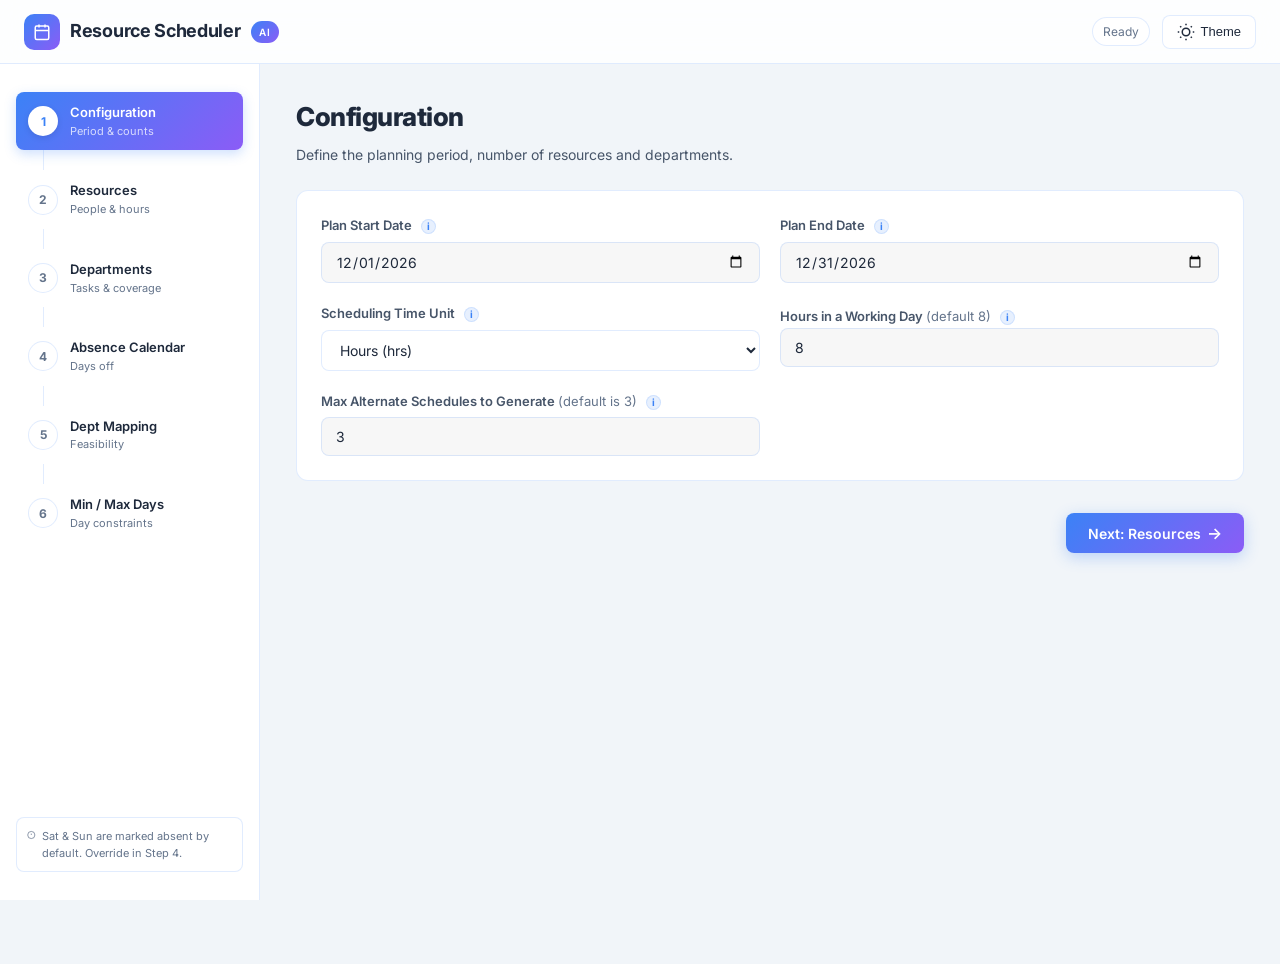
<file: index.html>
<!DOCTYPE html>
<html lang="en">
<head>
  <meta charset="UTF-8" />
  <meta name="viewport" content="width=device-width, initial-scale=1.0" />
  <title>Resource Scheduler</title>
  <meta name="description" content="AI-powered timetable and appointment scheduler for doctors, departments, and resources. Constraint-based scheduling with violation reporting." />
  <link rel="preconnect" href="https://fonts.googleapis.com" />
  <link rel="preconnect" href="https://fonts.gstatic.com" crossorigin />
  <link href="https://fonts.googleapis.com/css2?family=Inter:wght@300;400;500;600;700;800&display=swap" rel="stylesheet" />
  <link rel="stylesheet" href="style.css" />
</head>
<body>

<!-- ═══════════════════════════════ TOP NAV ══════════════════════════════════ -->
<nav class="navbar">
  <div class="navbar-brand">
    <div class="brand-icon">
      <svg viewBox="0 0 24 24" fill="none" stroke="currentColor" stroke-width="2">
        <rect x="3" y="4" width="18" height="18" rx="2"/><line x1="16" y1="2" x2="16" y2="6"/><line x1="8" y1="2" x2="8" y2="6"/><line x1="3" y1="10" x2="21" y2="10"/>
      </svg>
    </div>
    <span class="brand-name">Resource Scheduler</span>
    <span class="brand-badge">AI</span>
  </div>
  <div class="navbar-actions">
    <span class="nav-status" id="nav-status">Ready</span>
    <button class="btn-icon" id="btn-theme-toggle" onclick="App.toggleTheme()" title="Toggle Light/Dark Theme">
      <svg id="theme-icon" viewBox="0 0 24 24" fill="none" stroke="currentColor" stroke-width="2" width="18" height="18">
        <circle cx="12" cy="12" r="5"/><line x1="12" y1="1" x2="12" y2="3"/><line x1="12" y1="21" x2="12" y2="23"/><line x1="4.22" y1="4.22" x2="5.64" y2="5.64"/><line x1="18.36" y1="18.36" x2="19.78" y2="19.78"/><line x1="1" y1="12" x2="3" y2="12"/><line x1="21" y1="12" x2="23" y2="12"/><line x1="4.22" y1="19.78" x2="5.64" y2="18.36"/><line x1="18.36" y1="5.64" x2="19.78" y2="4.22"/>
      </svg>
      Theme
    </button>
    <button class="btn-icon" id="btn-download" style="display:none" onclick="App.downloadExcel()" title="Download Excel">
      <svg viewBox="0 0 24 24" fill="none" stroke="currentColor" stroke-width="2" width="18" height="18">
        <path d="M21 15v4a2 2 0 0 1-2 2H5a2 2 0 0 1-2-2v-4"/><polyline points="7 10 12 15 17 10"/><line x1="12" y1="15" x2="12" y2="3"/>
      </svg>
      Download Excel
    </button>
  </div>
</nav>

<!-- ═══════════════════════════ MAIN LAYOUT ══════════════════════════════════ -->
<div class="app-layout">

  <!-- SIDEBAR -->
  <aside class="sidebar" id="sidebar">
    <div class="sidebar-steps">
      <div class="step-item active" id="si-1" onclick="App.tryGoToStep(1)">
        <div class="step-num">1</div>
        <div class="step-info"><div class="step-label">Configuration</div><div class="step-sub">Period & counts</div></div>
      </div>
      <div class="step-connector"></div>
      <div class="step-item" id="si-2" onclick="App.tryGoToStep(2)">
        <div class="step-num">2</div>
        <div class="step-info"><div class="step-label">Resources</div><div class="step-sub">People & hours</div></div>
      </div>
      <div class="step-connector"></div>
      <div class="step-item" id="si-3" onclick="App.tryGoToStep(3)">
        <div class="step-num">3</div>
        <div class="step-info"><div class="step-label">Departments</div><div class="step-sub">Tasks & coverage</div></div>
      </div>
      <div class="step-connector"></div>
      <div class="step-item" id="si-4" onclick="App.tryGoToStep(4)">
        <div class="step-num">4</div>
        <div class="step-info"><div class="step-label">Absence Calendar</div><div class="step-sub">Days off</div></div>
      </div>
      <div class="step-connector"></div>
      <div class="step-item" id="si-5" onclick="App.tryGoToStep(5)">
        <div class="step-num">5</div>
        <div class="step-info"><div class="step-label">Dept Mapping</div><div class="step-sub">Feasibility</div></div>
      </div>
      <div class="step-connector"></div>
      <div class="step-item" id="si-6" onclick="App.tryGoToStep(6)">
        <div class="step-num">6</div>
        <div class="step-info"><div class="step-label">Min / Max Days</div><div class="step-sub">Day constraints</div></div>
      </div>
    </div>
    <div class="sidebar-footer">
      <div class="sidebar-tip">
        <svg viewBox="0 0 24 24" fill="none" stroke="currentColor" stroke-width="2" width="14" height="14"><circle cx="12" cy="12" r="10"/><line x1="12" y1="8" x2="12" y2="12"/><line x1="12" y1="16" x2="12.01" y2="16"/></svg>
        Sat &amp; Sun are marked absent by default. Override in Step 4.
      </div>
    </div>
  </aside>

  <!-- MAIN CONTENT -->
  <main class="main-content" id="main-content">

    <!-- ─── STEP 1: Config ─────────────────────────────────────────────── -->
    <div class="step-page active" id="page-1">
      <div class="page-header">
        <h1>Configuration</h1>
        <p>Define the planning period, number of resources and departments.</p>
      </div>
      <div class="form-card">
        <div class="form-grid-2">
          <div class="form-group">
            <label for="cfg-start">Plan Start Date <span class="info-btn" data-tip="The start date of the scheduling period. The scheduler will generate assignments starting on this day.">i</span></label>
            <input type="date" id="cfg-start" />
          </div>
          <div class="form-group">
            <label for="cfg-end">Plan End Date <span class="info-btn" data-tip="The end date of the scheduling period. The planner will generate assignments up to and including this day.">i</span></label>
            <input type="date" id="cfg-end" />
          </div>
          <div class="form-group">
            <label for="cfg-time-unit">Scheduling Time Unit <span class="info-btn" data-tip="The time metric used for planning constraints (Hours, Minutes, Days, Sessions, Slots, or Shifts) based on your custom requirements.">i</span></label>
            <select id="cfg-time-unit" onchange="App.onTimeUnitChange()" style="background: rgba(255,255,255,0.05); border: 1px solid var(--border); border-radius: var(--radius-sm); padding: 10px 14px; color: var(--text); font-size: 14px; color-scheme: dark; outline: none; width: 100%;">
              <option value="Hours" selected>Hours (hrs)</option>
              <option value="Minutes">Minutes (mins)</option>
              <option value="Days">Days (days)</option>
              <option value="Sessions">Sessions (sessions)</option>
              <option value="Slots">Slots (slots)</option>
              <option value="Shifts">Shifts (shifts)</option>
            </select>
          </div>
          <div class="form-group" id="cfg-working-day-hours-group" style="display: block;">
            <label for="cfg-working-day-hours">Hours in a Working Day <span class="tip">(default 8)</span> <span class="info-btn" data-tip="The total working hours standard for a full day. Used to automatically calculate daily capacities when Hours or Minutes is selected.">i</span></label>
            <input type="number" id="cfg-working-day-hours" min="1" max="24" value="8" />
          </div>
          <div class="form-group" id="cfg-time-conversion-group" style="display: none;">
            <label id="cfg-time-conversion-label" for="cfg-time-conversion">Hours per Session</label>
            <input type="number" id="cfg-time-conversion" min="0.1" step="0.1" value="2" />
          </div>
          <div class="form-group">
            <label for="cfg-max-alt">Max Alternate Schedules to Generate <span class="tip">(default is 3)</span> <span class="info-btn" data-tip="The maximum number of distinct alternative schedules (alternate options) generated by the AI solver.">i</span></label>
            <input type="number" id="cfg-max-alt" min="0" max="20" value="3" />
          </div>
        </div>
      </div>
      <div class="step-nav">
        <span></span>
        <button class="btn btn-primary" onclick="App.nextStep()">Next: Resources <span class="arrow">→</span></button>
      </div>
    </div>

    <!-- ─── STEP 2: Resources ──────────────────────────────────────────── -->
    <div class="step-page" id="page-2">
      <div class="page-header">
        <h1>Resources</h1>
        <p>Enter names and work-hour constraints for each person.</p>
      </div>
      <div class="form-card overflow-x">
        <table class="data-table" id="resources-table">
          <thead>
            <tr>
              <th>#</th>
              <th>Name <span class="req">*</span> <span class="info-btn" data-tip="The name of the resource (e.g., Dr. Smith, Technician, etc.) to be scheduled.">i</span></th>
              <th id="th-res-minh">Min Work Hours <span class="tip">(period)</span> <span class="info-btn" data-tip="The minimum cumulative work time this resource must be scheduled for across the entire planning period.">i</span></th>
              <th id="th-res-maxh">Max Work Hours <span class="tip">(period)</span> <span class="info-btn" data-tip="The maximum cumulative work time this resource can be scheduled for across the entire planning period.">i</span></th>
              <th id="th-res-daily">Daily Work Hours <span class="info-btn" data-tip="The standard capacity allocation scheduled for this resource on a single assigned day.">i</span></th>
              <th>Min Consecutive Days <span class="info-btn" data-tip="The consecutive scheduling block size. Enforces that any assignment must run in a continuous sequence of at least this many days.">i</span></th>
              <th>Actions</th>
            </tr>
          </thead>
          <tbody id="resources-body"></tbody>
        </table>
        <div style="padding: 12px 16px;">
          <button class="btn btn-ghost btn-sm" id="btn-add-resource" onclick="App.addResourceRow()" style="border: 1px dashed var(--border); width: 100%; border-radius: 6px; padding: 10px;">+ Add Resource</button>
        </div>
      </div>
      <div class="step-nav">
        <button class="btn btn-ghost" onclick="App.prevStep()">← Back</button>
        <button class="btn btn-primary" onclick="App.nextStep()">Next: Departments <span class="arrow">→</span></button>
      </div>
    </div>

    <!-- ─── STEP 3: Departments ────────────────────────────────────────── -->
    <div class="step-page" id="page-3">
      <div class="page-header">
        <h1>Departments</h1>
        <p>Define departments and their required coverage hours.</p>
      </div>
      <div class="form-card overflow-x">
        <table class="data-table" id="depts-table">
          <thead>
            <tr>
              <th>#</th>
              <th>Department Name <span class="req">*</span> <span class="info-btn" data-tip="The name of the department, room, or task (e.g., Cardiology, ICU, Ward) requiring scheduling.">i</span></th>
              <th id="th-dept-minh">Min Total Hours <span class="tip">(period)</span> <span class="info-btn" data-tip="The minimum total coverage time required for this department. Indicates the total number of days/hours for which the department should be functional.">i</span></th>
              <th id="th-dept-maxh">Max Total Hours <span class="tip">(period)</span> <span class="info-btn" data-tip="The maximum total coverage time allowed for this department.">i</span></th>
              <th>Actions</th>
            </tr>
          </thead>
          <tbody id="depts-body"></tbody>
        </table>
        <div style="padding: 12px 16px;">
          <button class="btn btn-ghost btn-sm" id="btn-add-dept" onclick="App.addDeptRow()" style="border: 1px dashed var(--border); width: 100%; border-radius: 6px; padding: 10px;">+ Add Department</button>
        </div>
      </div>
      <div class="step-nav">
        <button class="btn btn-ghost" onclick="App.prevStep()">← Back</button>
        <button class="btn btn-primary" onclick="App.nextStep()">Next: Absence Calendar <span class="arrow">→</span></button>
      </div>
    </div>

    <!-- ─── STEP 4: Absence Calendar ──────────────────────────────────── -->
    <div class="step-page" id="page-4">
      <div class="page-header">
        <h1>Absence Calendar <span class="info-btn" data-tip="Toggle availability for specific resource dates. Red weekend days are pre-marked absent by default. Drag horizontally to toggle a range of dates.">i</span></h1>
        <p>Click any cell to toggle <strong>Absent / Available</strong>. Weekends are pre-marked absent.</p>
        <div class="calendar-legend">
          <span class="leg-item"><span class="leg-dot weekend"></span> Weekend (pre-absent)</span>
          <span class="leg-item"><span class="leg-dot absent"></span> Absent</span>
          <span class="leg-item"><span class="leg-dot available"></span> Available</span>
        </div>
        <div class="bulk-actions" style="display: flex; gap: 8px; flex-wrap: wrap; margin-top: 12px;">
          <button class="btn btn-xs" onclick="App.bulkAbsence('weekends')">Exclude Saturdays &amp; Sundays</button>
          <button class="btn btn-xs" onclick="App.bulkAbsence('saturdays')">Exclude Saturdays</button>
          <button class="btn btn-xs" onclick="App.bulkAbsence('sundays')">Exclude Sundays</button>
          <button class="btn btn-xs btn-ghost" onclick="App.bulkAbsence('allow_saturdays')">Allow Saturdays</button>
          <button class="btn btn-xs btn-ghost" onclick="App.bulkAbsence('allow_sundays')">Allow Sundays</button>
          <button class="btn btn-xs btn-ghost" onclick="App.bulkAbsence('clear')">Clear all</button>
        </div>
      </div>
      <div class="form-card p0 overflow-x">
        <div id="absence-calendar"></div>
      </div>
      <div class="step-nav">
        <button class="btn btn-ghost" onclick="App.prevStep()">← Back</button>
        <button class="btn btn-primary" onclick="App.nextStep()">Next: Dept Mapping <span class="arrow">→</span></button>
      </div>
    </div>

    <!-- ─── STEP 5: Dept Mapping ───────────────────────────────────────── -->
    <div class="step-page" id="page-5">
      <div class="page-header">
        <h1>Department Mapping <span class="info-btn" data-tip="Toggling a switch ON permits the resource to be scheduled to that department. Toggling OFF prevents any assignments.">i</span></h1>
        <p>Toggle the switch to indicate which departments each resource <strong>can</strong> be assigned to.</p>
      </div>
      <div class="form-card overflow-x">
        <div id="mapping-matrix"></div>
      </div>
      <div class="step-nav">
        <button class="btn btn-ghost" onclick="App.prevStep()">← Back</button>
        <button class="btn btn-primary" onclick="App.nextStep()">Next: Min/Max Days <span class="arrow">→</span></button>
      </div>
    </div>

    <!-- ─── STEP 6: MinMax Days ────────────────────────────────────────── -->
    <div class="step-page" id="page-6">
      <div class="page-header">
        <h1>Min / Max Days per Resource per Department</h1>
        <p>Set minimum and maximum number of days each resource must/can work in each department. Leave at 0 / 999 for no constraint.</p>
      </div>
      <div class="form-card overflow-x">
        <table class="data-table" id="minmax-table">
          <thead>
            <tr>
              <th>Resource <span class="info-btn" data-tip="The resource scheduled.">i</span></th>
              <th>Department <span class="info-btn" data-tip="The department requiring assignments.">i</span></th>
              <th>Min Days <span class="info-btn" data-tip="The minimum number of days this specific resource must be assigned to this specific department during the planning period.">i</span></th>
              <th>Max Days <span class="info-btn" data-tip="The maximum number of days this specific resource can be assigned to this specific department during the planning period.">i</span></th>
            </tr>
          </thead>
          <tbody id="minmax-body"></tbody>
        </table>
      </div>
      <div class="step-nav">
        <button class="btn btn-ghost" onclick="App.prevStep()">← Back</button>
        <button class="btn btn-generate" id="btn-generate" onclick="App.generate()">
          <span class="btn-generate-icon">
            <svg viewBox="0 0 24 24" fill="none" stroke="currentColor" stroke-width="2.5" width="18" height="18"><polygon points="5 3 19 12 5 21 5 3"/></svg>
          </span>
          Generate Schedule
        </button>
      </div>
    </div>

    <!-- ─── LOADING ────────────────────────────────────────────────────── -->
    <div class="step-page" id="page-loading">
      <div class="loading-center">
        <div class="spinner"></div>
        <h2>Solving Schedule…</h2>
        <p id="loading-sub">Running constraint optimization. This may take a moment for large inputs.</p>
        <div class="loading-steps">
          <div class="load-step active" id="ls-1">Validating inputs</div>
          <div class="load-step" id="ls-2">Building constraint model</div>
          <div class="load-step" id="ls-3">Solving ILP</div>
          <div class="load-step" id="ls-4">Generating alternates</div>
          <div class="load-step" id="ls-5">Formatting results</div>
        </div>
      </div>
    </div>

    <!-- ─── RESULTS ────────────────────────────────────────────────────── -->
    <div class="step-page" id="page-results">
      <div class="results-header">
        <div class="results-status" id="results-status"></div>
        <div class="results-actions">
          <button class="btn btn-ghost btn-sm" onclick="App.goToStep(1)">
            <svg viewBox="0 0 24 24" fill="none" stroke="currentColor" stroke-width="2" width="14" height="14"><polyline points="15 18 9 12 15 6"/></svg>
            Edit Inputs
          </button>
          <button class="btn btn-primary btn-sm" id="btn-dl-results" onclick="App.downloadExcel()">
            <svg viewBox="0 0 24 24" fill="none" stroke="currentColor" stroke-width="2" width="14" height="14"><path d="M21 15v4a2 2 0 0 1-2 2H5a2 2 0 0 1-2-2v-4"/><polyline points="7 10 12 15 17 10"/><line x1="12" y1="15" x2="12" y2="3"/></svg>
            Download Excel
          </button>
        </div>
      </div>

      <!-- Result tabs -->
      <div class="result-tabs" id="result-tabs"></div>

      <!-- Tab content -->
      <div id="result-content"></div>
    </div>

  </main>
</div>

<!-- ══════════════════════════ TOAST NOTIFICATION ════════════════════════════ -->
<div class="toast" id="toast"></div>

<script src="app.js"></script>
</body>
</html>
</file>
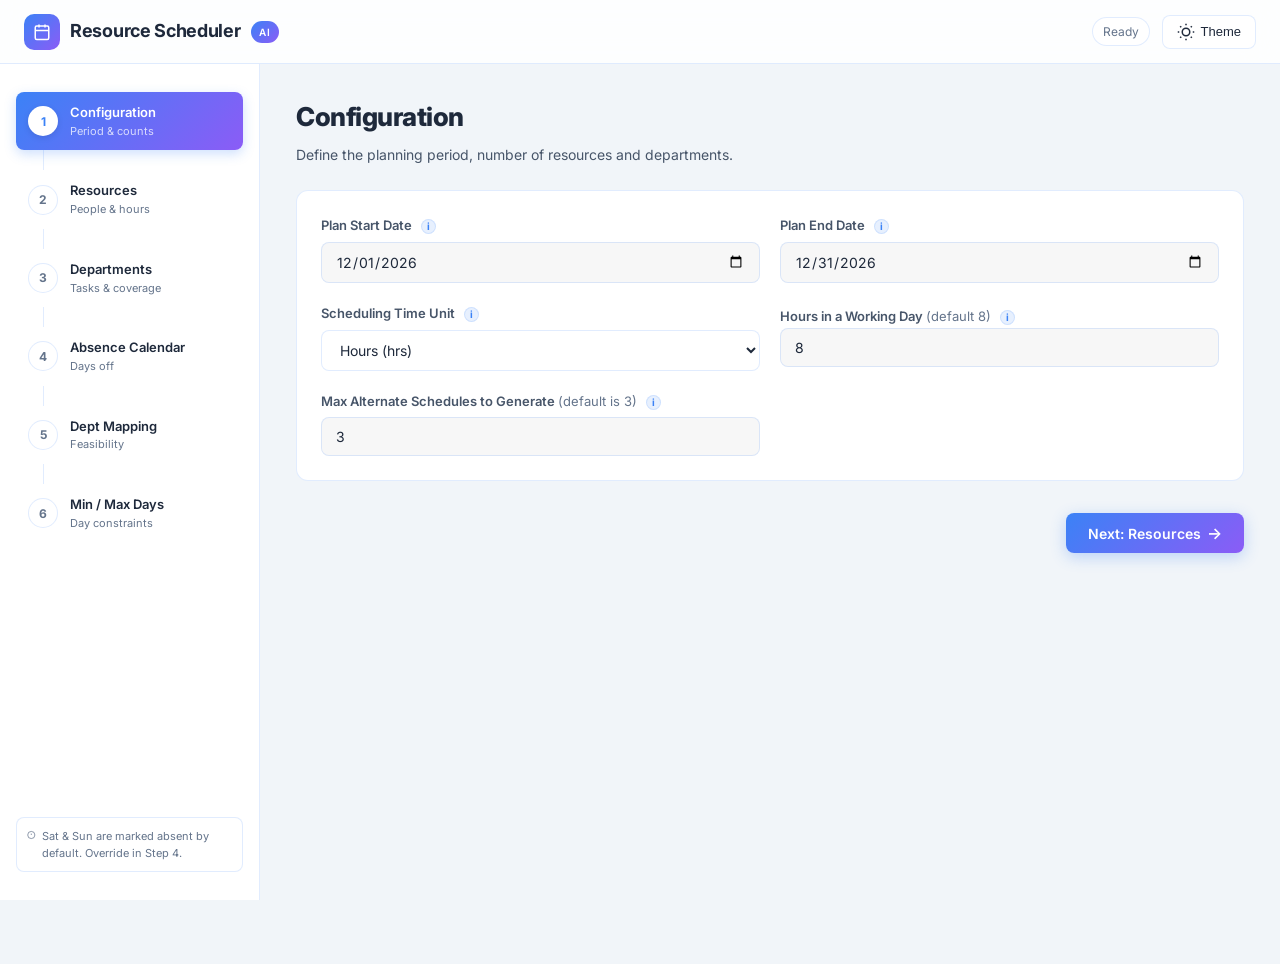
<file: templates/index.html>
<!DOCTYPE html>
<html lang="en">
<head>
  <meta charset="UTF-8" />
  <meta name="viewport" content="width=device-width, initial-scale=1.0" />
  <title>Resource Scheduler</title>
  <meta name="description" content="AI-powered timetable and appointment scheduler for doctors, departments, and resources. Constraint-based scheduling with violation reporting." />
  <link rel="preconnect" href="https://fonts.googleapis.com" />
  <link rel="preconnect" href="https://fonts.gstatic.com" crossorigin />
  <link href="https://fonts.googleapis.com/css2?family=Inter:wght@300;400;500;600;700;800&display=swap" rel="stylesheet" />
  <link rel="stylesheet" href="/static/style.css" />
</head>
<body>

<!-- ═══════════════════════════════ TOP NAV ══════════════════════════════════ -->
<nav class="navbar">
  <div class="navbar-brand">
    <div class="brand-icon">
      <svg viewBox="0 0 24 24" fill="none" stroke="currentColor" stroke-width="2">
        <rect x="3" y="4" width="18" height="18" rx="2"/><line x1="16" y1="2" x2="16" y2="6"/><line x1="8" y1="2" x2="8" y2="6"/><line x1="3" y1="10" x2="21" y2="10"/>
      </svg>
    </div>
    <span class="brand-name">Resource Scheduler</span>
    <span class="brand-badge">AI</span>
  </div>
  <div class="navbar-actions">
    <span class="nav-status" id="nav-status">Ready</span>
    <button class="btn-icon" id="btn-theme-toggle" onclick="App.toggleTheme()" title="Toggle Light/Dark Theme">
      <svg id="theme-icon" viewBox="0 0 24 24" fill="none" stroke="currentColor" stroke-width="2" width="18" height="18">
        <circle cx="12" cy="12" r="5"/><line x1="12" y1="1" x2="12" y2="3"/><line x1="12" y1="21" x2="12" y2="23"/><line x1="4.22" y1="4.22" x2="5.64" y2="5.64"/><line x1="18.36" y1="18.36" x2="19.78" y2="19.78"/><line x1="1" y1="12" x2="3" y2="12"/><line x1="21" y1="12" x2="23" y2="12"/><line x1="4.22" y1="19.78" x2="5.64" y2="18.36"/><line x1="18.36" y1="5.64" x2="19.78" y2="4.22"/>
      </svg>
      Theme
    </button>
    <button class="btn-icon" id="btn-download" style="display:none" onclick="App.downloadExcel()" title="Download Excel">
      <svg viewBox="0 0 24 24" fill="none" stroke="currentColor" stroke-width="2" width="18" height="18">
        <path d="M21 15v4a2 2 0 0 1-2 2H5a2 2 0 0 1-2-2v-4"/><polyline points="7 10 12 15 17 10"/><line x1="12" y1="15" x2="12" y2="3"/>
      </svg>
      Download Excel
    </button>
  </div>
</nav>

<!-- ═══════════════════════════ MAIN LAYOUT ══════════════════════════════════ -->
<div class="app-layout">

  <!-- SIDEBAR -->
  <aside class="sidebar" id="sidebar">
    <div class="sidebar-steps">
      <div class="step-item active" id="si-1" onclick="App.tryGoToStep(1)">
        <div class="step-num">1</div>
        <div class="step-info"><div class="step-label">Configuration</div><div class="step-sub">Period & counts</div></div>
      </div>
      <div class="step-connector"></div>
      <div class="step-item" id="si-2" onclick="App.tryGoToStep(2)">
        <div class="step-num">2</div>
        <div class="step-info"><div class="step-label">Resources</div><div class="step-sub">People & hours</div></div>
      </div>
      <div class="step-connector"></div>
      <div class="step-item" id="si-3" onclick="App.tryGoToStep(3)">
        <div class="step-num">3</div>
        <div class="step-info"><div class="step-label">Departments</div><div class="step-sub">Tasks & coverage</div></div>
      </div>
      <div class="step-connector"></div>
      <div class="step-item" id="si-4" onclick="App.tryGoToStep(4)">
        <div class="step-num">4</div>
        <div class="step-info"><div class="step-label">Absence Calendar</div><div class="step-sub">Days off</div></div>
      </div>
      <div class="step-connector"></div>
      <div class="step-item" id="si-5" onclick="App.tryGoToStep(5)">
        <div class="step-num">5</div>
        <div class="step-info"><div class="step-label">Dept Mapping</div><div class="step-sub">Feasibility</div></div>
      </div>
      <div class="step-connector"></div>
      <div class="step-item" id="si-6" onclick="App.tryGoToStep(6)">
        <div class="step-num">6</div>
        <div class="step-info"><div class="step-label">Min / Max Days</div><div class="step-sub">Day constraints</div></div>
      </div>
    </div>
    <div class="sidebar-footer">
      <div class="sidebar-tip">
        <svg viewBox="0 0 24 24" fill="none" stroke="currentColor" stroke-width="2" width="14" height="14"><circle cx="12" cy="12" r="10"/><line x1="12" y1="8" x2="12" y2="12"/><line x1="12" y1="16" x2="12.01" y2="16"/></svg>
        Sat &amp; Sun are marked absent by default. Override in Step 4.
      </div>
    </div>
  </aside>

  <!-- MAIN CONTENT -->
  <main class="main-content" id="main-content">

    <!-- ─── STEP 1: Config ─────────────────────────────────────────────── -->
    <div class="step-page active" id="page-1">
      <div class="page-header">
        <h1>Configuration</h1>
        <p>Define the planning period, number of resources and departments.</p>
      </div>
      <div class="form-card">
        <div class="form-grid-2">
          <div class="form-group">
            <label for="cfg-start">Plan Start Date <span class="info-btn" data-tip="The start date of the scheduling period. The scheduler will generate assignments starting on this day.">i</span></label>
            <input type="date" id="cfg-start" />
          </div>
          <div class="form-group">
            <label for="cfg-end">Plan End Date <span class="info-btn" data-tip="The end date of the scheduling period. The planner will generate assignments up to and including this day.">i</span></label>
            <input type="date" id="cfg-end" />
          </div>
          <div class="form-group">
            <label for="cfg-time-unit">Scheduling Time Unit <span class="info-btn" data-tip="The time metric used for planning constraints (Hours, Minutes, Days, Sessions, Slots, or Shifts) based on your custom requirements.">i</span></label>
            <select id="cfg-time-unit" onchange="App.onTimeUnitChange()" style="background: rgba(255,255,255,0.05); border: 1px solid var(--border); border-radius: var(--radius-sm); padding: 10px 14px; color: var(--text); font-size: 14px; color-scheme: dark; outline: none; width: 100%;">
              <option value="Hours" selected>Hours (hrs)</option>
              <option value="Minutes">Minutes (mins)</option>
              <option value="Days">Days (days)</option>
              <option value="Sessions">Sessions (sessions)</option>
              <option value="Slots">Slots (slots)</option>
              <option value="Shifts">Shifts (shifts)</option>
            </select>
          </div>
          <div class="form-group" id="cfg-working-day-hours-group" style="display: block;">
            <label for="cfg-working-day-hours">Hours in a Working Day <span class="tip">(default 8)</span> <span class="info-btn" data-tip="The total working hours standard for a full day. Used to automatically calculate daily capacities when Hours or Minutes is selected.">i</span></label>
            <input type="number" id="cfg-working-day-hours" min="1" max="24" value="8" />
          </div>
          <div class="form-group" id="cfg-time-conversion-group" style="display: none;">
            <label id="cfg-time-conversion-label" for="cfg-time-conversion">Hours per Session</label>
            <input type="number" id="cfg-time-conversion" min="0.1" step="0.1" value="2" />
          </div>
          <div class="form-group">
            <label for="cfg-max-alt">Max Alternate Schedules to Generate <span class="tip">(default is 3)</span> <span class="info-btn" data-tip="The maximum number of distinct alternative schedules (alternate options) generated by the AI solver.">i</span></label>
            <input type="number" id="cfg-max-alt" min="0" max="20" value="3" />
          </div>
        </div>
      </div>
      <div class="step-nav">
        <span></span>
        <button class="btn btn-primary" onclick="App.nextStep()">Next: Resources <span class="arrow">→</span></button>
      </div>
    </div>

    <!-- ─── STEP 2: Resources ──────────────────────────────────────────── -->
    <div class="step-page" id="page-2">
      <div class="page-header">
        <h1>Resources</h1>
        <p>Enter names and work-hour constraints for each person.</p>
      </div>
      <div class="form-card overflow-x">
        <table class="data-table" id="resources-table">
          <thead>
            <tr>
              <th>#</th>
              <th>Name <span class="req">*</span> <span class="info-btn" data-tip="The name of the resource (e.g., Dr. Smith, Technician, etc.) to be scheduled.">i</span></th>
              <th id="th-res-minh">Min Work Hours <span class="tip">(period)</span> <span class="info-btn" data-tip="The minimum cumulative work time this resource must be scheduled for across the entire planning period.">i</span></th>
              <th id="th-res-maxh">Max Work Hours <span class="tip">(period)</span> <span class="info-btn" data-tip="The maximum cumulative work time this resource can be scheduled for across the entire planning period.">i</span></th>
              <th id="th-res-daily">Daily Work Hours <span class="info-btn" data-tip="The standard capacity allocation scheduled for this resource on a single assigned day.">i</span></th>
              <th>Min Consecutive Days <span class="info-btn" data-tip="The consecutive scheduling block size. Enforces that any assignment must run in a continuous sequence of at least this many days.">i</span></th>
              <th>Actions</th>
            </tr>
          </thead>
          <tbody id="resources-body"></tbody>
        </table>
        <div style="padding: 12px 16px;">
          <button class="btn btn-ghost btn-sm" id="btn-add-resource" onclick="App.addResourceRow()" style="border: 1px dashed var(--border); width: 100%; border-radius: 6px; padding: 10px;">+ Add Resource</button>
        </div>
      </div>
      <div class="step-nav">
        <button class="btn btn-ghost" onclick="App.prevStep()">← Back</button>
        <button class="btn btn-primary" onclick="App.nextStep()">Next: Departments <span class="arrow">→</span></button>
      </div>
    </div>

    <!-- ─── STEP 3: Departments ────────────────────────────────────────── -->
    <div class="step-page" id="page-3">
      <div class="page-header">
        <h1>Departments</h1>
        <p>Define departments and their required coverage hours.</p>
      </div>
      <div class="form-card overflow-x">
        <table class="data-table" id="depts-table">
          <thead>
            <tr>
              <th>#</th>
              <th>Department Name <span class="req">*</span> <span class="info-btn" data-tip="The name of the department, room, or task (e.g., Cardiology, ICU, Ward) requiring scheduling.">i</span></th>
              <th id="th-dept-minh">Min Total Hours <span class="tip">(period)</span> <span class="info-btn" data-tip="The minimum total coverage time required for this department. Indicates the total number of days/hours for which the department should be functional.">i</span></th>
              <th id="th-dept-maxh">Max Total Hours <span class="tip">(period)</span> <span class="info-btn" data-tip="The maximum total coverage time allowed for this department.">i</span></th>
              <th>Actions</th>
            </tr>
          </thead>
          <tbody id="depts-body"></tbody>
        </table>
        <div style="padding: 12px 16px;">
          <button class="btn btn-ghost btn-sm" id="btn-add-dept" onclick="App.addDeptRow()" style="border: 1px dashed var(--border); width: 100%; border-radius: 6px; padding: 10px;">+ Add Department</button>
        </div>
      </div>
      <div class="step-nav">
        <button class="btn btn-ghost" onclick="App.prevStep()">← Back</button>
        <button class="btn btn-primary" onclick="App.nextStep()">Next: Absence Calendar <span class="arrow">→</span></button>
      </div>
    </div>

    <!-- ─── STEP 4: Absence Calendar ──────────────────────────────────── -->
    <div class="step-page" id="page-4">
      <div class="page-header">
        <h1>Absence Calendar <span class="info-btn" data-tip="Toggle availability for specific resource dates. Red weekend days are pre-marked absent by default. Drag horizontally to toggle a range of dates.">i</span></h1>
        <p>Click any cell to toggle <strong>Absent / Available</strong>. Weekends are pre-marked absent.</p>
        <div class="calendar-legend">
          <span class="leg-item"><span class="leg-dot weekend"></span> Weekend (pre-absent)</span>
          <span class="leg-item"><span class="leg-dot absent"></span> Absent</span>
          <span class="leg-item"><span class="leg-dot available"></span> Available</span>
        </div>
        <div class="bulk-actions" style="display: flex; gap: 8px; flex-wrap: wrap; margin-top: 12px;">
          <button class="btn btn-xs" onclick="App.bulkAbsence('weekends')">Exclude Saturdays &amp; Sundays</button>
          <button class="btn btn-xs" onclick="App.bulkAbsence('saturdays')">Exclude Saturdays</button>
          <button class="btn btn-xs" onclick="App.bulkAbsence('sundays')">Exclude Sundays</button>
          <button class="btn btn-xs btn-ghost" onclick="App.bulkAbsence('allow_saturdays')">Allow Saturdays</button>
          <button class="btn btn-xs btn-ghost" onclick="App.bulkAbsence('allow_sundays')">Allow Sundays</button>
          <button class="btn btn-xs btn-ghost" onclick="App.bulkAbsence('clear')">Clear all</button>
        </div>
      </div>
      <div class="form-card p0 overflow-x">
        <div id="absence-calendar"></div>
      </div>
      <div class="step-nav">
        <button class="btn btn-ghost" onclick="App.prevStep()">← Back</button>
        <button class="btn btn-primary" onclick="App.nextStep()">Next: Dept Mapping <span class="arrow">→</span></button>
      </div>
    </div>

    <!-- ─── STEP 5: Dept Mapping ───────────────────────────────────────── -->
    <div class="step-page" id="page-5">
      <div class="page-header">
        <h1>Department Mapping <span class="info-btn" data-tip="Toggling a switch ON permits the resource to be scheduled to that department. Toggling OFF prevents any assignments.">i</span></h1>
        <p>Toggle the switch to indicate which departments each resource <strong>can</strong> be assigned to.</p>
      </div>
      <div class="form-card overflow-x">
        <div id="mapping-matrix"></div>
      </div>
      <div class="step-nav">
        <button class="btn btn-ghost" onclick="App.prevStep()">← Back</button>
        <button class="btn btn-primary" onclick="App.nextStep()">Next: Min/Max Days <span class="arrow">→</span></button>
      </div>
    </div>

    <!-- ─── STEP 6: MinMax Days ────────────────────────────────────────── -->
    <div class="step-page" id="page-6">
      <div class="page-header">
        <h1>Min / Max Days per Resource per Department</h1>
        <p>Set minimum and maximum number of days each resource must/can work in each department. Leave at 0 / 999 for no constraint.</p>
      </div>
      <div class="form-card overflow-x">
        <table class="data-table" id="minmax-table">
          <thead>
            <tr>
              <th>Resource <span class="info-btn" data-tip="The resource scheduled.">i</span></th>
              <th>Department <span class="info-btn" data-tip="The department requiring assignments.">i</span></th>
              <th>Min Days <span class="info-btn" data-tip="The minimum number of days this specific resource must be assigned to this specific department during the planning period.">i</span></th>
              <th>Max Days <span class="info-btn" data-tip="The maximum number of days this specific resource can be assigned to this specific department during the planning period.">i</span></th>
            </tr>
          </thead>
          <tbody id="minmax-body"></tbody>
        </table>
      </div>
      <div class="step-nav">
        <button class="btn btn-ghost" onclick="App.prevStep()">← Back</button>
        <button class="btn btn-generate" id="btn-generate" onclick="App.generate()">
          <span class="btn-generate-icon">
            <svg viewBox="0 0 24 24" fill="none" stroke="currentColor" stroke-width="2.5" width="18" height="18"><polygon points="5 3 19 12 5 21 5 3"/></svg>
          </span>
          Generate Schedule
        </button>
      </div>
    </div>

    <!-- ─── LOADING ────────────────────────────────────────────────────── -->
    <div class="step-page" id="page-loading">
      <div class="loading-center">
        <div class="spinner"></div>
        <h2>Solving Schedule…</h2>
        <p id="loading-sub">Running constraint optimization. This may take a moment for large inputs.</p>
        <div class="loading-steps">
          <div class="load-step active" id="ls-1">Validating inputs</div>
          <div class="load-step" id="ls-2">Building constraint model</div>
          <div class="load-step" id="ls-3">Solving ILP</div>
          <div class="load-step" id="ls-4">Generating alternates</div>
          <div class="load-step" id="ls-5">Formatting results</div>
        </div>
      </div>
    </div>

    <!-- ─── RESULTS ────────────────────────────────────────────────────── -->
    <div class="step-page" id="page-results">
      <div class="results-header">
        <div class="results-status" id="results-status"></div>
        <div class="results-actions">
          <button class="btn btn-ghost btn-sm" onclick="App.goToStep(1)">
            <svg viewBox="0 0 24 24" fill="none" stroke="currentColor" stroke-width="2" width="14" height="14"><polyline points="15 18 9 12 15 6"/></svg>
            Edit Inputs
          </button>
          <button class="btn btn-primary btn-sm" id="btn-dl-results" onclick="App.downloadExcel()">
            <svg viewBox="0 0 24 24" fill="none" stroke="currentColor" stroke-width="2" width="14" height="14"><path d="M21 15v4a2 2 0 0 1-2 2H5a2 2 0 0 1-2-2v-4"/><polyline points="7 10 12 15 17 10"/><line x1="12" y1="15" x2="12" y2="3"/></svg>
            Download Excel
          </button>
        </div>
      </div>

      <!-- Result tabs -->
      <div class="result-tabs" id="result-tabs"></div>

      <!-- Tab content -->
      <div id="result-content"></div>
    </div>

  </main>
</div>

<!-- ══════════════════════════ TOAST NOTIFICATION ════════════════════════════ -->
<div class="toast" id="toast"></div>

<script src="/static/app.js"></script>
</body>
</html>
</file>
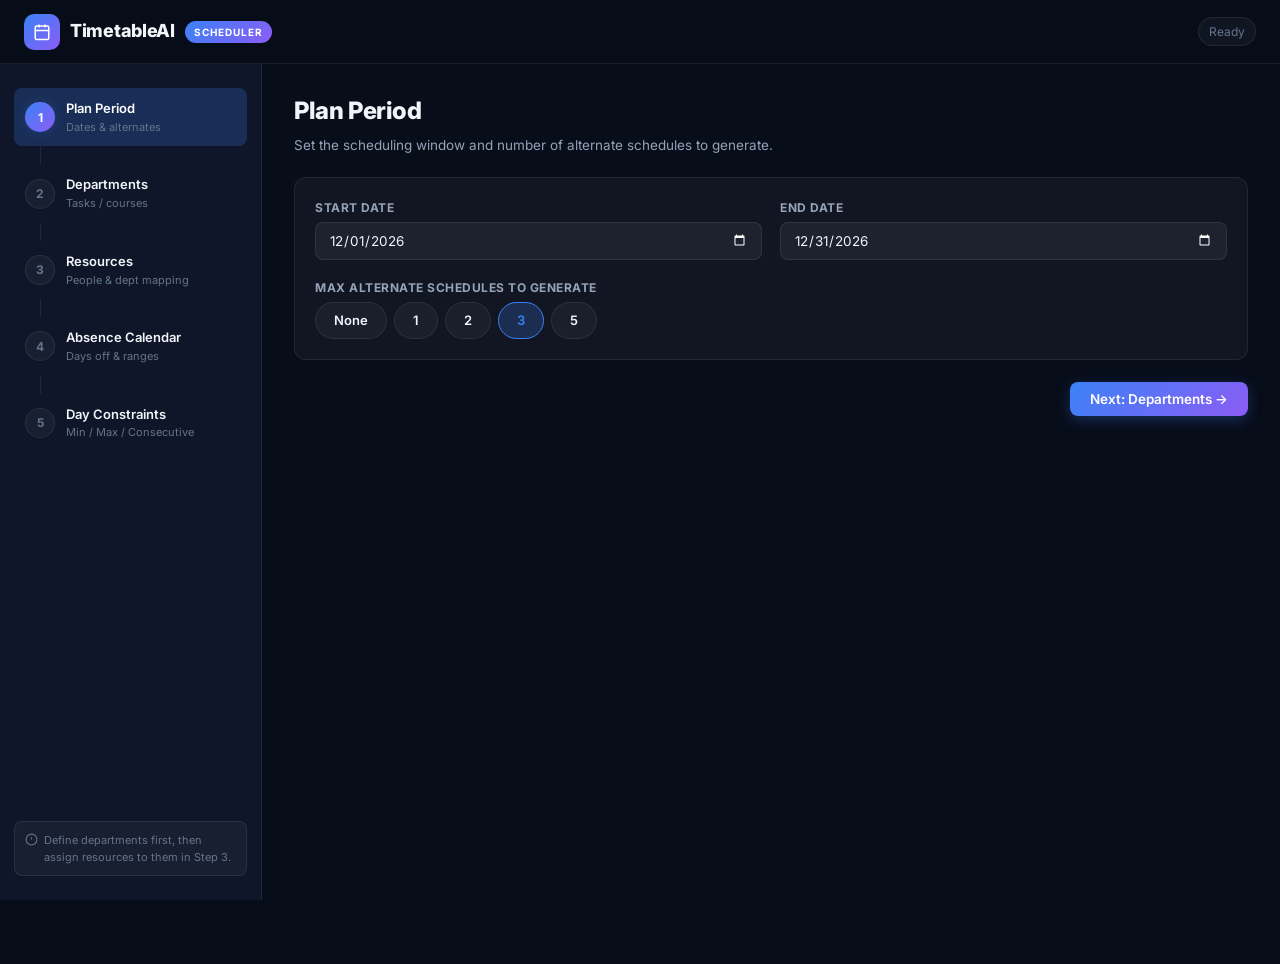
<file: timetable_scheduler.html>
<!DOCTYPE html>
<html lang="en">
<head>
<meta charset="UTF-8"/>
<meta name="viewport" content="width=device-width, initial-scale=1.0"/>
<title>TimetableAI — Smart Scheduling System</title>
<meta name="description" content="Browser-based timetable &amp; appointment scheduler. No installation. Works entirely in your browser."/>
<link rel="preconnect" href="https://fonts.googleapis.com"/>
<link rel="preconnect" href="https://fonts.gstatic.com" crossorigin/>
<link href="https://fonts.googleapis.com/css2?family=Inter:wght@300;400;500;600;700;800&display=swap" rel="stylesheet"/>
<style>
/* ══════════════ VARIABLES ══════════════════════════════════ */
:root{
  --bg:#080d1a;--bg2:#0f1629;--bgc:rgba(255,255,255,.04);--bgch:rgba(255,255,255,.07);
  --bdr:rgba(255,255,255,.08);--bdrh:rgba(255,255,255,.18);
  --blue:#3b82f6;--bglw:rgba(59,130,246,.22);--purp:#8b5cf6;--cyan:#06b6d4;
  --ok:#10b981;--okbg:rgba(16,185,129,.12);
  --wa:#f59e0b;--wabg:rgba(245,158,11,.12);
  --er:#ef4444;--erbg:rgba(239,68,68,.12);
  --t1:#f1f5f9;--t2:#94a3b8;--t3:#64748b;
  --nh:64px;--sw:262px;--r:12px;--rs:8px;
  --glow:0 0 0 1px rgba(59,130,246,.4),0 4px 20px rgba(59,130,246,.18);
}
*,*::before,*::after{box-sizing:border-box;margin:0;padding:0}
body{font-family:'Inter',system-ui,sans-serif;background:var(--bg);color:var(--t1);min-height:100vh;line-height:1.6;-webkit-font-smoothing:antialiased}
::-webkit-scrollbar{width:5px;height:5px}::-webkit-scrollbar-track{background:var(--bg2)}::-webkit-scrollbar-thumb{background:rgba(255,255,255,.14);border-radius:3px}

/* ══════════════ NAVBAR ══════════════════════════════════════ */
.nav{position:fixed;top:0;left:0;right:0;z-index:200;height:var(--nh);
  background:rgba(8,13,26,.94);backdrop-filter:blur(16px);border-bottom:1px solid var(--bdr);
  display:flex;align-items:center;justify-content:space-between;padding:0 24px}
.nbrand{display:flex;align-items:center;gap:10px}
.nicon{width:36px;height:36px;background:linear-gradient(135deg,var(--blue),var(--purp));
  border-radius:10px;display:flex;align-items:center;justify-content:center}
.nicon svg{width:18px;height:18px;stroke:#fff;fill:none;stroke-width:2}
.nname{font-size:18px;font-weight:800;letter-spacing:-.3px}
.nbadge{font-size:10px;font-weight:700;text-transform:uppercase;letter-spacing:1px;
  background:linear-gradient(135deg,var(--blue),var(--purp));padding:3px 9px;border-radius:20px;color:#fff}
.nright{display:flex;align-items:center;gap:10px}
.nstat{font-size:12px;color:var(--t3);padding:4px 10px;border-radius:20px;
  background:var(--bgc);border:1px solid var(--bdr);transition:all .3s}
.nstat.solving{color:var(--wa);border-color:rgba(245,158,11,.3)}
.nstat.done{color:var(--ok);border-color:rgba(16,185,129,.3)}
.ndl{display:none;align-items:center;gap:6px;padding:7px 15px;border-radius:var(--rs);
  background:linear-gradient(135deg,var(--blue),var(--purp));color:#fff;
  font-size:13px;font-weight:600;cursor:pointer;border:none;font-family:inherit;transition:all .2s}
.ndl:hover{transform:translateY(-1px);box-shadow:0 6px 16px var(--bglw)}

/* ══════════════ LAYOUT ══════════════════════════════════════ */
.wrap{display:flex;margin-top:var(--nh);min-height:calc(100vh - var(--nh))}

/* ══════════════ SIDEBAR ══════════════════════════════════════ */
.sb{width:var(--sw);background:var(--bg2);border-right:1px solid var(--bdr);
  display:flex;flex-direction:column;padding:24px 14px;
  position:sticky;top:var(--nh);height:calc(100vh - var(--nh));overflow-y:auto;flex-shrink:0}
.sb-list{display:flex;flex-direction:column;flex:1}
.si{display:flex;align-items:center;gap:11px;padding:10px 11px;border-radius:var(--rs);cursor:pointer;transition:all .2s}
.si:hover{background:var(--bgch)}
.si.active{background:var(--bglw)}
.si.done .sn{background:var(--ok);color:#fff;border-color:transparent;box-shadow:0 0 10px rgba(16,185,129,.35)}
.sn{width:30px;height:30px;border-radius:50%;background:var(--bgc);border:1px solid var(--bdr);
  display:flex;align-items:center;justify-content:center;font-size:12px;font-weight:700;
  flex-shrink:0;color:var(--t3);transition:all .3s}
.si.active .sn{background:linear-gradient(135deg,var(--blue),var(--purp));border-color:transparent;color:#fff;box-shadow:0 0 12px var(--bglw)}
.si-info .si-lbl{font-size:13px;font-weight:600;color:var(--t1)}
.si-info .si-sub{font-size:11px;color:var(--t3)}
.si.active .si-lbl{color:#fff}
.sconn{width:1px;height:18px;background:var(--bdr);margin-left:26px}
.sb-tip{margin-top:auto;padding-top:16px;display:flex;gap:6px;font-size:11px;color:var(--t3);
  line-height:1.5;background:var(--bgc);border:1px solid var(--bdr);padding:10px;border-radius:var(--rs)}

/* ══════════════ MAIN ════════════════════════════════════════ */
.main{flex:1;min-width:0;padding:28px 32px;overflow-y:auto}
.sp{display:none;animation:fup .3s ease}
.sp.active{display:block}
@keyframes fup{from{opacity:0;transform:translateY(14px)}to{opacity:1;transform:translateY(0)}}

/* page header */
.ph{margin-bottom:20px}
.ph h1{font-size:24px;font-weight:800;letter-spacing:-.4px;margin-bottom:5px}
.ph p{color:var(--t2);font-size:13.5px}

/* ══════════════ CARD & FORM ═════════════════════════════════ */
.card{background:var(--bgc);border:1px solid var(--bdr);border-radius:var(--r);
  padding:20px;margin-bottom:16px;backdrop-filter:blur(8px)}
.card.p0{padding:0;overflow:hidden}
.card.ox{overflow-x:auto}
.fg2{display:grid;grid-template-columns:1fr 1fr;gap:18px}
.fg{display:flex;flex-direction:column;gap:5px}
.fg.span2{grid-column:1/-1}
.lbl{font-size:12px;font-weight:700;color:var(--t2);text-transform:uppercase;letter-spacing:.5px}
.tip{font-weight:400;color:var(--t3);text-transform:none;letter-spacing:0}
.req{color:var(--er)}
input[type=text],input[type=number],input[type=date]{
  background:rgba(255,255,255,.055);border:1px solid var(--bdr);border-radius:var(--rs);
  padding:9px 13px;color:var(--t1);font-size:13.5px;font-family:inherit;width:100%;
  transition:border-color .2s,box-shadow .2s;-webkit-appearance:none;color-scheme:dark}
input:focus{outline:none;border-color:var(--blue);box-shadow:var(--glow)}
input[type=number]{-moz-appearance:textfield}
input[type=number]::-webkit-inner-spin-button{-webkit-appearance:none}

/* radio pills */
.rpills{display:flex;gap:7px;flex-wrap:wrap}
.rpill{display:flex;align-items:center;padding:7px 18px;border-radius:20px;
  border:1px solid var(--bdr);background:var(--bgc);cursor:pointer;
  font-size:13px;font-weight:600;transition:all .2s;user-select:none}
.rpill input{display:none}
.rpill:hover{border-color:var(--bdrh);background:var(--bgch)}
.rpill:has(input:checked){background:var(--bglw);border-color:var(--blue);color:var(--blue)}

/* step nav */
.snav{display:flex;justify-content:space-between;align-items:center;padding-top:6px}

/* buttons */
.btn{display:inline-flex;align-items:center;gap:6px;padding:9px 20px;border-radius:var(--rs);
  font-family:inherit;font-size:13.5px;font-weight:600;cursor:pointer;transition:all .2s;border:none}
.btn-pri{background:linear-gradient(135deg,var(--blue),var(--purp));color:#fff;box-shadow:0 4px 14px rgba(59,130,246,.28)}
.btn-pri:hover{transform:translateY(-1px);box-shadow:0 6px 18px rgba(59,130,246,.38)}
.btn-ghost{background:var(--bgc);border:1px solid var(--bdr);color:var(--t2);font-family:inherit}
.btn-ghost:hover{background:var(--bgch);border-color:var(--bdrh);color:var(--t1)}
.btn-add{background:rgba(59,130,246,.1);border:1px dashed rgba(59,130,246,.4);color:var(--blue);
  width:100%;justify-content:center;font-family:inherit;padding:11px;border-radius:var(--rs);
  font-size:13.5px;font-weight:600;cursor:pointer;transition:all .2s}
.btn-add:hover{background:rgba(59,130,246,.18);border-color:var(--blue)}
.btn-sm{padding:6px 14px;font-size:12px}
.btn-xs{padding:4px 11px;font-size:11px;border-radius:6px;font-family:inherit;font-weight:600;cursor:pointer;border:none}
.btn-gen{background:linear-gradient(135deg,#10b981,#059669);color:#fff;
  padding:12px 28px;font-size:15px;box-shadow:0 4px 14px rgba(16,185,129,.32);font-family:inherit;border:none;
  border-radius:var(--rs);display:inline-flex;align-items:center;gap:8px;font-weight:700;cursor:pointer}
.btn-gen:hover{transform:translateY(-2px);box-shadow:0 8px 22px rgba(16,185,129,.48)}
.btn-del{background:none;border:none;color:var(--t3);cursor:pointer;padding:4px 7px;border-radius:6px;
  font-size:16px;font-family:inherit;transition:all .2s;line-height:1}
.btn-del:hover{background:var(--erbg);color:var(--er)}

/* ══════════════ DEPT CARDS ══════════════════════════════════ */
.dept-cards{display:flex;flex-direction:column;gap:10px;margin-bottom:14px}
.dept-card{display:flex;align-items:center;gap:0;border-radius:var(--rs);
  border:1px solid var(--bdr);overflow:hidden;background:var(--bgc);transition:border-color .2s}
.dept-card:hover{border-color:var(--bdrh)}
.dc-bar{width:5px;flex-shrink:0;align-self:stretch}
.dc-body{display:flex;align-items:center;gap:10px;padding:10px 14px;flex:1;flex-wrap:wrap}
.dc-label{font-size:11px;font-weight:700;color:var(--t3);text-transform:uppercase;letter-spacing:.5px;white-space:nowrap}
.dc-body input[type=text]{min-width:180px;flex:1}
.dc-body input[type=number]{width:90px;flex-shrink:0}
.dc-row{display:flex;align-items:center;gap:6px}

/* ══════════════ RESOURCE CARDS ══════════════════════════════ */
.res-cards{display:flex;flex-direction:column;gap:12px;margin-bottom:14px}
.res-card{border:1px solid var(--bdr);border-radius:var(--r);background:var(--bgc);
  overflow:hidden;transition:border-color .2s}
.res-card:hover{border-color:var(--bdrh)}
.rc-top{display:flex;align-items:center;gap:10px;padding:12px 16px;flex-wrap:wrap;
  border-bottom:1px solid var(--bdr)}
.rc-num{width:26px;height:26px;border-radius:50%;background:linear-gradient(135deg,var(--blue),var(--purp));
  color:#fff;font-size:11px;font-weight:800;display:flex;align-items:center;justify-content:center;flex-shrink:0}
.rc-top input[type=text]{min-width:160px;flex:1}
.rc-top input[type=number]{width:82px}
.rc-mid{padding:10px 16px;display:flex;align-items:center;gap:12px;flex-wrap:wrap;
  background:rgba(255,255,255,.02)}
.rc-deptlbl{font-size:11px;font-weight:700;color:var(--t3);text-transform:uppercase;letter-spacing:.5px;white-space:nowrap}
.rc-chips{display:flex;gap:6px;flex-wrap:wrap}
.dchip{display:inline-flex;align-items:center;padding:4px 11px;border-radius:20px;
  font-size:11px;font-weight:700;cursor:pointer;user-select:none;border:2px solid;
  transition:all .2s;white-space:nowrap}
.dchip.off{background:transparent;opacity:.5}
.dchip.on{opacity:1}
.rc-lbl{display:flex;align-items:center;gap:5px;font-size:11px;font-weight:700;color:var(--t3);white-space:nowrap}

/* ══════════════ ABSENCE CALENDAR ════════════════════════════ */
.abs-controls{display:flex;align-items:center;gap:8px;flex-wrap:wrap;margin-bottom:14px;
  padding:12px 16px;background:var(--bgc);border:1px solid var(--bdr);border-radius:var(--rs)}
.abs-ctrl-lbl{font-size:12px;font-weight:700;color:var(--t2);text-transform:uppercase;letter-spacing:.5px;margin-right:4px}
.btn-sat{background:rgba(239,68,68,.12);border:1px solid rgba(239,68,68,.3);color:#f87171;
  padding:6px 14px;border-radius:20px;font-size:12px;font-weight:700;cursor:pointer;
  font-family:inherit;transition:all .2s}
.btn-sat:hover{background:rgba(239,68,68,.22)}
.btn-sun{background:rgba(245,158,11,.12);border:1px solid rgba(245,158,11,.3);color:var(--wa);
  padding:6px 14px;border-radius:20px;font-size:12px;font-weight:700;cursor:pointer;
  font-family:inherit;transition:all .2s}
.btn-sun:hover{background:rgba(245,158,11,.22)}
.abs-sep{width:1px;height:24px;background:var(--bdr)}

/* calendar */
.cal-wrap{overflow-x:auto;overflow-y:auto;max-height:520px}
.caltbl{border-collapse:collapse;font-size:11px}
.caltbl th{background:rgba(255,255,255,.04);border:1px solid rgba(255,255,255,.05);
  padding:3px 4px;font-size:9px;font-weight:700;color:var(--t3);white-space:nowrap;text-transform:uppercase;letter-spacing:.4px}
.caltbl th.mhdr{color:var(--blue);border-bottom:2px solid var(--blue);font-size:10px;text-align:center}
.caltbl th.we-hdr{color:#f87171}
.caltbl td.rn-cell{position:sticky;left:0;z-index:10;background:var(--bg2);
  border-right:2px solid var(--bdr);padding:4px 12px;font-size:12px;font-weight:600;
  white-space:nowrap;backdrop-filter:blur(4px)}
.caltbl td.rn-cell .rc-action{margin-top:3px}
.cc{width:26px;height:26px;text-align:center;cursor:pointer;
  border:1px solid rgba(255,255,255,.04);transition:background .15s;vertical-align:middle}
.cc:hover{border-color:var(--bdrh)}
.cc.we-cell{background:rgba(239,68,68,.07)}
.cc.absent{background:rgba(100,116,139,.42)}
.cc.absent::after{content:'✕';font-size:8px;color:var(--t2);display:block;line-height:26px}
.cc.avail{background:rgba(255,255,255,.025)}
.cc.we-cell.absent{background:rgba(239,68,68,.38)}
.dh{writing-mode:vertical-rl;transform:rotate(180deg);font-size:9px;line-height:24px;height:46px;display:block}

/* range form */
.range-row{background:rgba(59,130,246,.07);border-top:1px solid rgba(59,130,246,.2)}
.range-form{display:flex;align-items:center;gap:8px;padding:6px 12px;flex-wrap:wrap}
.range-form input[type=date]{width:130px;padding:5px 8px;font-size:12px}
.range-sel{background:rgba(255,255,255,.06);border:1px solid var(--bdr);border-radius:var(--rs);
  padding:6px 10px;color:var(--t1);font-size:12px;font-family:inherit;cursor:pointer}
.range-sel option{background:#1a2035}

/* calendar legend */
.cal-legend{display:flex;gap:14px;flex-wrap:wrap;margin-bottom:10px}
.leg{display:flex;align-items:center;gap:5px;font-size:11.5px;color:var(--t2)}
.ld{width:12px;height:12px;border-radius:3px}
.ld.we{background:rgba(239,68,68,.35);border:1px solid rgba(239,68,68,.5)}
.ld.ab{background:rgba(100,116,139,.6)}
.ld.av{background:rgba(255,255,255,.08);border:1px solid rgba(255,255,255,.15)}

/* ══════════════ CONSTRAINTS TABLE ═══════════════════════════ */
.ctbl{width:100%;border-collapse:collapse;font-size:12.5px}
.ctbl th{text-align:left;padding:9px 12px;font-size:10px;font-weight:700;text-transform:uppercase;
  letter-spacing:.7px;color:var(--t3);background:rgba(255,255,255,.03);border-bottom:1px solid var(--bdr)}
.ctbl td{padding:7px 10px;border-bottom:1px solid rgba(255,255,255,.04);vertical-align:middle}
.ctbl tbody tr:hover td{background:rgba(255,255,255,.025)}
.ctbl input{width:70px}

/* ══════════════ LOADING ════════════════════════════════════ */
.lcenter{display:flex;flex-direction:column;align-items:center;justify-content:center;
  min-height:420px;gap:20px;text-align:center}
.spinner{width:52px;height:52px;border-radius:50%;border:3px solid rgba(59,130,246,.18);
  border-top-color:var(--blue);animation:spin .85s linear infinite;box-shadow:0 0 18px var(--bglw)}
@keyframes spin{to{transform:rotate(360deg)}}
.lcenter h2{font-size:22px;font-weight:700}
.lcenter p{color:var(--t2);font-size:14px;max-width:380px}
.lsteps{display:flex;flex-direction:column;gap:7px;background:var(--bgc);border:1px solid var(--bdr);
  border-radius:var(--r);padding:14px 22px;text-align:left;width:300px}
.ls{font-size:13px;color:var(--t3);padding-left:22px;position:relative;transition:color .3s}
.ls::before{content:'○';position:absolute;left:0;font-size:10px;line-height:1.6}
.ls.active{color:var(--blue);font-weight:600}
.ls.active::before{content:'●';color:var(--blue)}
.ls.done{color:var(--ok)}
.ls.done::before{content:'✓';color:var(--ok)}

/* ══════════════ RESULTS ════════════════════════════════════ */
.rhdr{display:flex;align-items:center;justify-content:space-between;margin-bottom:18px;flex-wrap:wrap;gap:10px}
.rst{display:flex;align-items:center;gap:10px;font-size:15px;font-weight:600}
.bfeas{background:var(--okbg);color:var(--ok);border:1px solid rgba(16,185,129,.3);
  padding:6px 14px;border-radius:20px;font-size:13px;font-weight:700}
.bwarn{background:var(--wabg);color:var(--wa);border:1px solid rgba(245,158,11,.3);
  padding:6px 14px;border-radius:20px;font-size:13px;font-weight:700}
.ract{display:flex;gap:8px}
.rtabs{display:flex;gap:5px;flex-wrap:wrap;border-bottom:1px solid var(--bdr);padding-bottom:0;margin-bottom:22px}
.rtab{padding:8px 18px;border-radius:var(--rs) var(--rs) 0 0;background:var(--bgc);
  border:1px solid var(--bdr);border-bottom:none;font-size:13px;font-weight:600;
  cursor:pointer;transition:all .2s;color:var(--t2);margin-bottom:-1px}
.rtab.active{background:var(--bglw);border-color:var(--blue);color:var(--blue);border-bottom-color:var(--bg)}
.tbadge{display:inline-block;padding:1px 7px;border-radius:10px;font-size:10px;font-weight:700;margin-left:4px}
.tbadge.ok{background:var(--okbg);color:var(--ok)}
.tbadge.er{background:var(--erbg);color:var(--er)}
.rtp{display:none}
.rtp.active{display:block}
.srow{display:grid;grid-template-columns:repeat(auto-fit,minmax(155px,1fr));gap:12px;margin-bottom:22px}
.scard{background:var(--bgc);border:1px solid var(--bdr);border-radius:var(--r);padding:15px;transition:all .2s}
.scard:hover{border-color:var(--bdrh)}
.slbl{font-size:10px;font-weight:700;text-transform:uppercase;letter-spacing:.8px;color:var(--t3)}
.sval{font-size:24px;font-weight:800;letter-spacing:-.4px;margin-top:3px}
.ssub{font-size:11px;color:var(--t3);margin-top:2px}
.stit{font-size:13px;font-weight:700;color:var(--t2);text-transform:uppercase;letter-spacing:.8px;
  margin-bottom:10px;display:flex;align-items:center;gap:8px}
.stit::after{content:'';flex:1;height:1px;background:var(--bdr)}
.sw{overflow-x:auto;margin-bottom:22px}
.stbl{border-collapse:collapse;font-size:11px}
.stbl th{padding:3px 4px;text-align:center;font-size:8.5px;font-weight:700;text-transform:uppercase;
  letter-spacing:.3px;color:var(--t3);background:rgba(255,255,255,.03);border:1px solid rgba(255,255,255,.04)}
.stbl th.mc{color:var(--cyan);border-bottom:2px solid var(--cyan);font-size:10px}
.stbl td{border:1px solid rgba(255,255,255,.04)}
.stbl td.rc{padding:3px 12px;font-size:12px;font-weight:600;white-space:nowrap;
  background:rgba(255,255,255,.03);border-right:2px solid var(--bdr);
  position:sticky;left:0;z-index:2;backdrop-filter:blur(4px)}
.sdcell{width:26px;height:24px;text-align:center;font-size:7.5px;font-weight:700;vertical-align:middle}
.sdcell.abs{background:rgba(100,116,139,.35);color:var(--t3)}
.sdcell.wknd{background:rgba(239,68,68,.07)}
.sdcell.una{background:rgba(255,255,255,.02);color:rgba(255,255,255,.12)}
.smtbl{width:100%;border-collapse:collapse;font-size:12px;margin-bottom:20px}
.smtbl th{text-align:left;padding:8px 12px;font-size:10px;font-weight:700;text-transform:uppercase;
  letter-spacing:.6px;color:var(--t3);background:rgba(255,255,255,.03);border-bottom:1px solid var(--bdr)}
.smtbl td{padding:7px 12px;border-bottom:1px solid rgba(255,255,255,.03)}
.smtbl tbody tr:hover td{background:rgba(255,255,255,.02)}
.bok{background:var(--okbg);color:var(--ok);padding:2px 8px;border-radius:10px;font-size:10px;font-weight:700}
.berr{background:var(--erbg);color:var(--er);padding:2px 8px;border-radius:10px;font-size:10px;font-weight:700}
.pbw{background:rgba(255,255,255,.08);border-radius:4px;height:5px;min-width:80px;overflow:hidden;margin-top:3px}
.pb{height:5px;border-radius:4px;transition:width .4s}
.pb.ok{background:var(--ok)}
.pb.er{background:var(--er)}
.pb.bl{background:var(--blue)}
.vtbl{width:100%;border-collapse:collapse;font-size:12px;margin-bottom:20px}
.vtbl th{padding:8px 12px;font-size:10px;font-weight:700;text-transform:uppercase;letter-spacing:.6px;
  color:var(--t3);background:rgba(255,255,255,.03);border-bottom:1px solid var(--bdr);text-align:left}
.vtbl td{padding:7px 12px;border-bottom:1px solid rgba(255,255,255,.03)}
.sh{color:var(--er);font-weight:700}.sm{color:var(--wa);font-weight:700}.sl{color:var(--ok);font-weight:700}
.dchip-s{display:inline-block;padding:2px 8px;border-radius:6px;font-size:10px;font-weight:700}

/* ══════════════ TOAST ═══════════════════════════════════════ */
.toast{position:fixed;bottom:22px;right:22px;z-index:9999;background:#1e293b;
  border:1px solid var(--bdr);padding:11px 18px;border-radius:var(--rs);
  font-size:13.5px;font-weight:500;box-shadow:0 8px 24px rgba(0,0,0,.4);
  opacity:0;transform:translateY(8px);transition:all .3s;pointer-events:none}
.toast.show{opacity:1;transform:translateY(0)}
.toast.success{border-color:var(--ok);color:var(--ok)}
.toast.error{border-color:var(--er);color:var(--er)}

/* ══════════════ RESPONSIVE ══════════════════════════════════ */
@media(max-width:800px){
  :root{--sw:0px}
  .sb{display:none}
  .main{padding:18px 14px}
  .fg2{grid-template-columns:1fr}
}
</style>
</head>
<body>

<!-- ════════════ NAVBAR ══════════════════════════════════════ -->
<nav class="nav">
  <div class="nbrand">
    <div class="nicon"><svg viewBox="0 0 24 24"><rect x="3" y="4" width="18" height="18" rx="2"/><line x1="16" y1="2" x2="16" y2="6"/><line x1="8" y1="2" x2="8" y2="6"/><line x1="3" y1="10" x2="21" y2="10"/></svg></div>
    <span class="nname">TimetableAI</span>
    <span class="nbadge">Scheduler</span>
  </div>
  <div class="nright">
    <span class="nstat" id="nStat">Ready</span>
    <button class="ndl" id="btnDl" onclick="App.downloadExcel()">
      <svg viewBox="0 0 24 24" fill="none" stroke="currentColor" stroke-width="2" width="14" height="14"><path d="M21 15v4a2 2 0 0 1-2 2H5a2 2 0 0 1-2-2v-4"/><polyline points="7 10 12 15 17 10"/><line x1="12" y1="15" x2="12" y2="3"/></svg>
      Download Excel
    </button>
  </div>
</nav>

<!-- ════════════ APP ══════════════════════════════════════════ -->
<div class="wrap">
  <!-- Sidebar -->
  <aside class="sb">
    <div class="sb-list">
      <div class="si active" id="si1" onclick="App.tryGoto(1)"><div class="sn">1</div><div class="si-info"><div class="si-lbl">Plan Period</div><div class="si-sub">Dates &amp; alternates</div></div></div>
      <div class="sconn"></div>
      <div class="si" id="si2" onclick="App.tryGoto(2)"><div class="sn">2</div><div class="si-info"><div class="si-lbl">Departments</div><div class="si-sub">Tasks / courses</div></div></div>
      <div class="sconn"></div>
      <div class="si" id="si3" onclick="App.tryGoto(3)"><div class="sn">3</div><div class="si-info"><div class="si-lbl">Resources</div><div class="si-sub">People &amp; dept mapping</div></div></div>
      <div class="sconn"></div>
      <div class="si" id="si4" onclick="App.tryGoto(4)"><div class="sn">4</div><div class="si-info"><div class="si-lbl">Absence Calendar</div><div class="si-sub">Days off &amp; ranges</div></div></div>
      <div class="sconn"></div>
      <div class="si" id="si5" onclick="App.tryGoto(5)"><div class="sn">5</div><div class="si-info"><div class="si-lbl">Day Constraints</div><div class="si-sub">Min / Max / Consecutive</div></div></div>
    </div>
    <div class="sb-tip">
      <svg viewBox="0 0 24 24" fill="none" stroke="currentColor" stroke-width="2" width="13" height="13" style="flex-shrink:0;margin-top:1px"><circle cx="12" cy="12" r="10"/><line x1="12" y1="8" x2="12" y2="12"/><line x1="12" y1="16" x2="12.01" y2="16"/></svg>
      Define departments first, then assign resources to them in Step 3.
    </div>
  </aside>

  <!-- Main -->
  <main class="main">

    <!-- ── Step 1: Period ─────────────────────────────────── -->
    <div class="sp active" id="page1">
      <div class="ph"><h1>Plan Period</h1><p>Set the scheduling window and number of alternate schedules to generate.</p></div>
      <div class="card">
        <div class="fg2">
          <div class="fg"><label class="lbl" for="cfgS">Start Date</label><input type="date" id="cfgS"/></div>
          <div class="fg"><label class="lbl" for="cfgE">End Date</label><input type="date" id="cfgE"/></div>
          <div class="fg span2">
            <label class="lbl">Max Alternate Schedules to Generate</label>
            <div class="rpills">
              <label class="rpill"><input type="radio" name="malt" value="0"> None</label>
              <label class="rpill"><input type="radio" name="malt" value="1"> 1</label>
              <label class="rpill"><input type="radio" name="malt" value="2"> 2</label>
              <label class="rpill"><input type="radio" name="malt" value="3" checked> 3</label>
              <label class="rpill"><input type="radio" name="malt" value="5"> 5</label>
            </div>
          </div>
        </div>
      </div>
      <div class="snav"><span></span><button class="btn btn-pri" onclick="App.next()">Next: Departments →</button></div>
    </div>

    <!-- ── Step 2: Departments ────────────────────────────── -->
    <div class="sp" id="page2">
      <div class="ph"><h1>Departments</h1><p>Add every department, task, or course. Set minimum and maximum total coverage hours for the plan period.</p></div>
      <div class="dept-cards" id="deptCards"></div>
      <button class="btn-add" onclick="App.addDept()">
        <svg viewBox="0 0 24 24" fill="none" stroke="currentColor" stroke-width="2.5" width="16" height="16"><line x1="12" y1="5" x2="12" y2="19"/><line x1="5" y1="12" x2="19" y2="12"/></svg>
        Add Department
      </button>
      <div class="snav" style="margin-top:20px">
        <button class="btn btn-ghost" onclick="App.prev()">← Back</button>
        <button class="btn btn-pri" onclick="App.next()">Next: Resources →</button>
      </div>
    </div>

    <!-- ── Step 3: Resources ──────────────────────────────── -->
    <div class="sp" id="page3">
      <div class="ph"><h1>Resources</h1><p>Add each person. Set their work hours and select which departments they can be assigned to.</p></div>
      <div class="res-cards" id="resCards"></div>
      <button class="btn-add" onclick="App.addRes()">
        <svg viewBox="0 0 24 24" fill="none" stroke="currentColor" stroke-width="2.5" width="16" height="16"><line x1="12" y1="5" x2="12" y2="19"/><line x1="5" y1="12" x2="19" y2="12"/></svg>
        Add Resource
      </button>
      <div class="snav" style="margin-top:20px">
        <button class="btn btn-ghost" onclick="App.prev()">← Back</button>
        <button class="btn btn-pri" onclick="App.next()">Next: Absence Calendar →</button>
      </div>
    </div>

    <!-- ── Step 4: Absence ────────────────────────────────── -->
    <div class="sp" id="page4">
      <div class="ph">
        <h1>Absence Calendar</h1>
        <p>Mark days when each resource is <strong>absent</strong>. Click any cell, use bulk buttons, or add a date range per resource.</p>
        <div class="cal-legend" style="margin-top:8px">
          <span class="leg"><span class="ld we"></span> Weekend (pre-absent)</span>
          <span class="leg"><span class="ld ab"></span> Absent</span>
          <span class="leg"><span class="ld av"></span> Available</span>
        </div>
      </div>
      <!-- Bulk controls -->
      <div class="abs-controls">
        <span class="abs-ctrl-lbl">Bulk:</span>
        <button class="btn-sat" onclick="App.bulkDay(6,'absent')" title="Mark all Saturdays absent">📅 All Saturdays → Absent</button>
        <button class="btn-sat" onclick="App.bulkDay(6,'avail')" title="Restore all Saturdays">↩ Restore Saturdays</button>
        <div class="abs-sep"></div>
        <button class="btn-sun" onclick="App.bulkDay(0,'absent')" title="Mark all Sundays absent">📅 All Sundays → Absent</button>
        <button class="btn-sun" onclick="App.bulkDay(0,'avail')" title="Restore all Sundays">↩ Restore Sundays</button>
        <div class="abs-sep"></div>
        <button class="btn-xs btn-ghost" onclick="App.bulkAll('absent')">Mark All Absent</button>
        <button class="btn-xs btn-ghost" onclick="App.bulkAll('avail')">Clear All</button>
      </div>
      <div class="card p0"><div class="cal-wrap" id="calWrap"></div></div>
      <div class="snav">
        <button class="btn btn-ghost" onclick="App.prev()">← Back</button>
        <button class="btn btn-pri" onclick="App.next()">Next: Day Constraints →</button>
      </div>
    </div>

    <!-- ── Step 5: Constraints ────────────────────────────── -->
    <div class="sp" id="page5">
      <div class="ph">
        <h1>Day Constraints</h1>
        <p>Set minimum / maximum days and <strong>minimum consecutive days</strong> each resource must work in each department. Leave at 0 / 999 for no constraint.</p>
      </div>
      <div class="card ox">
        <table class="ctbl">
          <thead>
            <tr>
              <th>Resource</th>
              <th>Department</th>
              <th>Min Days</th>
              <th>Max Days</th>
              <th>Min Consecutive Days <span style="font-size:10px;font-weight:400;color:var(--t3)">(keeps blocks together)</span></th>
            </tr>
          </thead>
          <tbody id="cTbody"></tbody>
        </table>
      </div>
      <div class="snav">
        <button class="btn btn-ghost" onclick="App.prev()">← Back</button>
        <button class="btn-gen" onclick="App.generate()">
          <svg viewBox="0 0 24 24" fill="none" stroke="currentColor" stroke-width="2.5" width="17" height="17"><polygon points="5 3 19 12 5 21 5 3"/></svg>
          Generate Schedule
        </button>
      </div>
    </div>

    <!-- ── Loading ────────────────────────────────────────── -->
    <div class="sp" id="pageLoad">
      <div class="lcenter">
        <div class="spinner"></div>
        <h2>Solving Schedule…</h2>
        <p>Running constraint optimisation with greedy assignment and local-search repair.</p>
        <div class="lsteps">
          <div class="ls" id="ls1">Validating inputs</div>
          <div class="ls" id="ls2">Building constraint model</div>
          <div class="ls" id="ls3">Greedy priority assignment</div>
          <div class="ls" id="ls4">Local-search repair</div>
          <div class="ls" id="ls5">Consecutive blocks enforcement</div>
          <div class="ls" id="ls6">Generating alternates</div>
          <div class="ls" id="ls7">Formatting results</div>
        </div>
      </div>
    </div>

    <!-- ── Results ────────────────────────────────────────── -->
    <div class="sp" id="pageRes">
      <div class="rhdr">
        <div class="rst" id="resStatus"></div>
        <div class="ract">
          <button class="btn btn-ghost btn-sm" onclick="App.goto(1)">
            <svg viewBox="0 0 24 24" fill="none" stroke="currentColor" stroke-width="2" width="13" height="13"><polyline points="15 18 9 12 15 6"/></svg>
            Edit Inputs
          </button>
          <button class="btn btn-pri btn-sm" onclick="App.downloadExcel()">
            <svg viewBox="0 0 24 24" fill="none" stroke="currentColor" stroke-width="2" width="13" height="13"><path d="M21 15v4a2 2 0 0 1-2 2H5a2 2 0 0 1-2-2v-4"/><polyline points="7 10 12 15 17 10"/><line x1="12" y1="15" x2="12" y2="3"/></svg>
            Download Excel
          </button>
        </div>
      </div>
      <div class="rtabs" id="resTabs"></div>
      <div id="resContent"></div>
    </div>

  </main>
</div>

<div class="toast" id="toast"></div>

<!-- SheetJS for Excel export -->
<script src="https://cdn.sheetjs.com/xlsx-0.20.3/package/dist/xlsx.full.min.js"></script>
<script>
'use strict';

/* ═══════════ COLOUR PALETTE ════════════════════════════════ */
const DC  = ['#3b82f6','#f97316','#22c55e','#eab308','#a855f7','#06b6d4','#ef4444','#14b8a6','#f43f5e','#8b5cf6','#0ea5e9','#84cc16'];
const DCT = ['#fff','#111','#111','#111','#fff','#111','#fff','#111','#fff','#fff','#fff','#111'];
const dc  = i => DC[i % DC.length];
const dct = i => DCT[i % DCT.length];

/* ═══════════ SOLVER ════════════════════════════════════════ */
class TimetableSolver {

  solve({ resources, departments, dates, absence, mapping, deptMinMax, consecDays, maxAlternates }) {
    const results = [];
    const seen    = new Set();
    for (let seed = 0; seed < Math.max(maxAlternates * 6, 18) && results.length <= maxAlternates; seed++) {
      const r = this._run(resources, departments, dates, absence, mapping, deptMinMax, consecDays, seed);
      const k = this._hash(r.assignment, resources, dates);
      if (!seen.has(k)) {
        seen.add(k);
        r.index = results.length;
        r.label = results.length === 0 ? 'Schedule' : `Alt ${results.length}`;
        results.push(r);
      }
    }
    return results;
  }

  _run(resources, departments, dates, absence, mapping, deptMinMax, consecDays, seed) {
    const rdD  = {}; // rname → dname → days
    const dHrs = {}; // dname → hours
    const rD   = {}; // rname → days
    resources.forEach(r => { rdD[r.name] = {}; rD[r.name] = 0; departments.forEach(d => rdD[r.name][d.name] = 0); });
    departments.forEach(d => dHrs[d.name] = 0);
    const asgn = {}; // rname → date → dname
    resources.forEach(r => asgn[r.name] = {});

    /* ── Phase 1: priority greedy (process dates in order for consecutive) */
    for (const date of dates) {
      const avail = this._shuf(resources.filter(r => !absence[r.name]?.[date]), seed ^ (date.charCodeAt(8) || 0));
      for (const res of avail) {
        if (rD[res.name] * res.daily_hours >= res.max_hours) continue;
        const feas = departments.filter(d => {
          if (!mapping[res.name]?.[d.name]) return false;
          const mm = deptMinMax[res.name]?.[d.name] || { min: 0, max: 9999 };
          return rdD[res.name][d.name] < mm.max;
        });
        if (!feas.length) continue;

        const prevDate = dates[dates.indexOf(date) - 1];
        const prevDept = prevDate ? asgn[res.name][prevDate] : null;

        let best = null, bestScore = -Infinity;
        for (const d of feas) {
          const dGap   = Math.max(0, d.min_hours - dHrs[d.name]);
          const mm      = deptMinMax[res.name]?.[d.name] || { min: 0, max: 9999 };
          const rGap    = Math.max(0, mm.min - rdD[res.name][d.name]);
          const consec  = consecDays[res.name]?.[d.name] ?? 1;
          const cBonus  = prevDept === d.name ? consec * 7 : 0;
          const noise   = this._rand(seed, res.name + d.name + date) * 1.8;
          const score   = dGap + rGap * 9 + cBonus + noise;
          if (score > bestScore) { bestScore = score; best = d; }
        }
        if (!best) continue;
        asgn[res.name][date] = best.name;
        rdD[res.name][best.name]++;
        rD[res.name]++;
        dHrs[best.name] += res.daily_hours;
      }
    }

    /* ── Phase 2: repair (fill unmet mins) */
    for (let iter = 0; iter < Math.min(2500, resources.length * dates.length); iter++) {
      let improved = false;
      for (const res of resources) {
        if (rD[res.name] * res.daily_hours >= res.min_hours) continue;
        const unassigned = dates.filter(dt => !absence[res.name]?.[dt] && !asgn[res.name][dt]
          && rD[res.name] * res.daily_hours < res.max_hours);
        for (const dt of unassigned) {
          const feas = departments.filter(d => {
            if (!mapping[res.name]?.[d.name]) return false;
            const mm = deptMinMax[res.name]?.[d.name] || { min: 0, max: 9999 };
            return rdD[res.name][d.name] < mm.max;
          });
          if (!feas.length) continue;
          const best = feas.reduce((b, d) => {
            const s = Math.max(0, d.min_hours - dHrs[d.name]);
            return s > (b?.s ?? -1) ? { d, s } : b;
          }, null);
          if (!best) continue;
          asgn[res.name][dt] = best.d.name;
          rdD[res.name][best.d.name]++;
          rD[res.name]++;
          dHrs[best.d.name] += res.daily_hours;
          improved = true;
        }
      }
      for (const dept of departments) {
        if (dHrs[dept.name] >= dept.min_hours) continue;
        for (const res of resources) {
          if (!mapping[res.name]?.[dept.name]) continue;
          if (rD[res.name] * res.daily_hours >= res.max_hours) continue;
          const mm = deptMinMax[res.name]?.[dept.name] || { min: 0, max: 9999 };
          if (rdD[res.name][dept.name] >= mm.max) continue;
          const unassigned = dates.filter(dt => !absence[res.name]?.[dt] && !asgn[res.name][dt]);
          for (const dt of unassigned.slice(0, 5)) {
            asgn[res.name][dt] = dept.name;
            rdD[res.name][dept.name]++;
            rD[res.name]++;
            dHrs[dept.name] += res.daily_hours;
            improved = true;
            if (dHrs[dept.name] >= dept.min_hours) break;
          }
          if (dHrs[dept.name] >= dept.min_hours) break;
        }
      }
      if (!improved) break;
    }

    /* ── Phase 3: consecutive blocks enforcement */
    resources.forEach(res => {
      departments.forEach(dept => {
        const minC = consecDays[res.name]?.[dept.name] ?? 1;
        if (minC <= 1) return;
        if (!mapping[res.name]?.[dept.name]) return;
        this._enforceConsec(asgn, res, dept, minC, dates, absence, rdD, dHrs, rD);
      });
    });

    /* ── Final assignment (add absent markers) */
    const finalA = {};
    resources.forEach(r => {
      finalA[r.name] = {};
      dates.forEach(dt => {
        finalA[r.name][dt] = absence[r.name]?.[dt] ? '__absent__' : (asgn[r.name][dt] || null);
      });
    });

    const violations = this._violations(resources, departments, dates, absence, mapping, deptMinMax, consecDays, rdD, dHrs, rD, asgn);
    const summary    = this._summary(resources, departments, dates, absence, rdD, dHrs, rD);
    return { assignment: finalA, violations, is_feasible: violations.length === 0, summary };
  }

  _enforceConsec(asgn, res, dept, minC, dates, absence, rdD, dHrs, rD) {
    // Find runs of consecutive assignments for this resource-dept pair
    const rname = res.name, dname = dept.name;
    for (let i = 0; i < dates.length; i++) {
      if (asgn[rname][dates[i]] !== dname) continue;
      // Found start of a run
      let runEnd = i;
      while (runEnd + 1 < dates.length && asgn[rname][dates[runEnd + 1]] === dname) runEnd++;
      const runLen = runEnd - i + 1;
      if (runLen >= minC) { i = runEnd; continue; }

      // Short run — try to extend it by converting adjacent unassigned days
      // Extend forward
      let ext = runEnd + 1;
      while (ext < dates.length && runEnd - i + 1 < minC) {
        const dt = dates[ext];
        if (absence[rname]?.[dt]) { i = runEnd; break; }
        if (!asgn[rname][dt] && rD[rname] * res.daily_hours < res.max_hours) {
          const mm = {}; // no max check for consecutive repair (conservative)
          asgn[rname][dt] = dname;
          rdD[rname][dname]++;
          rD[rname]++;
          dHrs[dname] += res.daily_hours;
          runEnd = ext;
        } else { break; }
        ext++;
      }
      i = runEnd;
    }
  }

  _violations(resources, departments, dates, absence, mapping, deptMinMax, consecDays, rdD, dHrs, rD, asgn) {
    const v = []; let id = 1;
    const vid = () => `V${String(id++).padStart(3,'0')}`;

    resources.forEach(r => {
      const hrs = rD[r.name] * r.daily_hours;
      if (hrs < r.min_hours) v.push({ violation_id: vid(), vtype: 'Resource Min Hours',
        resource: r.name, department: '-', date: '-',
        details: `${r.name}: ${hrs}h < ${r.min_hours}h minimum (shortfall: ${r.min_hours-hrs}h)`, severity: 'High' });
      departments.forEach(d => {
        if (!mapping[r.name]?.[d.name]) return;
        const mm = deptMinMax[r.name]?.[d.name] || { min:0, max:9999 };
        const days = rdD[r.name][d.name];
        if (days < mm.min) v.push({ violation_id: vid(), vtype: 'Resource-Dept Min Days',
          resource: r.name, department: d.name, date: '-',
          details: `${r.name} → ${d.name}: ${days} days < ${mm.min} minimum`, severity: 'Medium' });
        if (days > mm.max) v.push({ violation_id: vid(), vtype: 'Resource-Dept Max Days',
          resource: r.name, department: d.name, date: '-',
          details: `${r.name} → ${d.name}: ${days} days > ${mm.max} maximum`, severity: 'Low' });
        // Consecutive check
        const minC = consecDays[r.name]?.[d.name] ?? 1;
        if (minC > 1) {
          const dDates = dates.filter(dt => asgn[r.name]?.[dt] === d.name);
          const runs = this._runs(dDates, dates);
          const shortRuns = runs.filter(run => run.length > 0 && run.length < minC);
          if (shortRuns.length) v.push({ violation_id: vid(), vtype: 'Consecutive Days',
            resource: r.name, department: d.name, date: '-',
            details: `${r.name} → ${d.name}: ${shortRuns.length} block(s) shorter than ${minC}-day minimum`, severity: 'Medium' });
        }
      });
    });
    departments.forEach(d => {
      if (dHrs[d.name] < d.min_hours) v.push({ violation_id: vid(), vtype: 'Dept Min Hours',
        resource: '-', department: d.name, date: '-',
        details: `${d.name}: ${dHrs[d.name]}h < ${d.min_hours}h minimum (shortfall: ${d.min_hours-dHrs[d.name]}h)`, severity: 'High' });
    });
    return v;
  }

  _runs(dDates, allDates) {
    if (!dDates.length) return [];
    const runs = []; let cur = [dDates[0]];
    for (let i = 1; i < dDates.length; i++) {
      const prevIdx = allDates.indexOf(dDates[i-1]);
      const curIdx  = allDates.indexOf(dDates[i]);
      if (curIdx === prevIdx + 1) cur.push(dDates[i]);
      else { runs.push(cur); cur = [dDates[i]]; }
    }
    runs.push(cur);
    return runs;
  }

  _summary(resources, departments, dates, absence, rdD, dHrs, rD) {
    return {
      resources: resources.map(r => ({
        name: r.name, total_days: rD[r.name], total_hours: rD[r.name]*r.daily_hours,
        min_hours: r.min_hours, max_hours: r.max_hours,
        absent_days: dates.filter(dt => absence[r.name]?.[dt]).length,
        dept_days: Object.fromEntries(departments.map(d => [d.name, rdD[r.name][d.name]])),
        hours_ok: r.min_hours <= rD[r.name]*r.daily_hours && rD[r.name]*r.daily_hours <= r.max_hours,
      })),
      departments: departments.map(d => ({
        name: d.name, total_hours: dHrs[d.name],
        min_hours: d.min_hours, max_hours: d.max_hours,
        ok: d.min_hours <= dHrs[d.name] && dHrs[d.name] <= d.max_hours,
      })),
    };
  }

  _shuf(a, seed) {
    const r = [...a]; let s = (seed*1664525+1013904223)>>>0;
    for (let i=r.length-1;i>0;i--){s=(s*1664525+1013904223)>>>0;const j=s%(i+1);[r[i],r[j]]=[r[j],r[i]];}
    return r;
  }
  _rand(seed, key) {
    let h=seed; for(let i=0;i<key.length;i++) h=((h<<5)-h+key.charCodeAt(i))|0;
    return((h>>>0)/0xFFFFFFFF);
  }
  _hash(asgn, resources, dates) {
    const p=[]; resources.slice(0,4).forEach(r=>dates.slice(0,14).forEach(d=>p.push(asgn[r.name]?.[d]||'')));
    return p.join('|');
  }
}

/* ═══════════ EXCEL EXPORTER ════════════════════════════════ */
class ExcelExporter {
  export(results, meta) {
    const wb = XLSX.utils.book_new();
    const { departments, resources, dates } = meta;

    // Index
    const idx = [['TimetableAI — Schedule Export'],[], ['Sheet','Status','Violations','Note']];
    results.forEach(r => idx.push([r.label, r.is_feasible?'Feasible':'Violations', r.violations.length, r.index===0?'Primary':'Alternate']));
    XLSX.utils.book_append_sheet(wb, XLSX.utils.aoa_to_sheet(idx), 'Index');

    // Violations
    const allV = results.flatMap(r => r.violations);
    if (allV.length) {
      const vd = [['ID','Type','Resource','Department','Details','Severity']];
      allV.forEach(v => vd.push([v.violation_id,v.vtype,v.resource,v.department,v.details,v.severity]));
      XLSX.utils.book_append_sheet(wb, XLSX.utils.aoa_to_sheet(vd), 'Violations');
    }

    results.forEach(result => {
      const lbl = result.label.replace(' ','_');
      // Schedule
      const sd = [['Resource',...dates]];
      resources.forEach(res => sd.push([res.name,...dates.map(dt => {
        const v = result.assignment[res.name]?.[dt];
        return v==='__absent__'?'Absent':(v||'');
      })]));
      XLSX.utils.book_append_sheet(wb, XLSX.utils.aoa_to_sheet(sd), lbl);
      // Summary
      const sumd = [['Resource','Work Days','Work Hours','Min Hours','Max Hours','Absent Days',...departments.map(d=>`Days:${d.name}`),'Status']];
      result.summary.resources.forEach(r => sumd.push([r.name,r.total_days,r.total_hours,r.min_hours,r.max_hours,r.absent_days,...departments.map(d=>r.dept_days[d.name]??0),r.hours_ok?'OK':'VIOLATION']));
      sumd.push([],['Dept','Total Hours','Min Hours','Max Hours','Status']);
      result.summary.departments.forEach(d => sumd.push([d.name,d.total_hours,d.min_hours,d.max_hours>=9999?'No limit':d.max_hours,d.ok?'OK':'VIOLATION']));
      XLSX.utils.book_append_sheet(wb, XLSX.utils.aoa_to_sheet(sumd), `Summary_${lbl}`);
    });

    XLSX.writeFile(wb, `schedule_${new Date().toISOString().slice(0,10)}.xlsx`);
  }
}

/* ═══════════ APP ════════════════════════════════════════════ */
const App = {
  step: 1,
  results: null,
  meta: null,
  solver: new TimetableSolver(),
  exporter: new ExcelExporter(),
  deptCount: 0,  // monotonic id for depts
  resCount: 0,   // monotonic id for resources

  /* ── Init ──────────────────────────────────────────────── */
  init() {
    const now=new Date(), y=now.getFullYear(), m=now.getMonth();
    const p=n=>String(n).padStart(2,'0');
    document.getElementById('cfgS').value=`${y}-${p(m+1)}-01`;
    const last=new Date(y,m+1,0);
    document.getElementById('cfgE').value=`${y}-${p(m+1)}-${p(last.getDate())}`;
    // Start with 1 dept and 1 resource
    this.addDept('Cardiology');
    this.addDept('Neurology');
    this.addRes('Dr. Smith');
    this.goto(1);
  },

  /* ── Navigation ────────────────────────────────────────── */
  goto(n) {
    document.querySelectorAll('.sp').forEach(p => p.classList.remove('active'));
    document.querySelectorAll('.si').forEach((si,i) => {
      si.classList.remove('active');
      si.classList.toggle('done', i < n-1);
    });
    const page = document.getElementById(`page${n}`);
    if (page) page.classList.add('active');
    const si = document.getElementById(`si${n}`);
    if (si) si.classList.add('active');
    this.step = n;
    this._build(n);
    window.scrollTo({top:0,behavior:'smooth'});
  },
  tryGoto(n) { if(n<=this.step) this.goto(n); },
  next()  { if(this._valid(this.step)) this.goto(this.step+1); },
  prev()  { if(this.step>1) this.goto(this.step-1); },

  _build(n) {
    if (n===3) this._rebuildResChips();
    if (n===4) this._buildCalendar();
    if (n===5) this._buildConstraints();
  },

  /* ── Validation ────────────────────────────────────────── */
  _valid(n) {
    if (n===1) {
      const s=document.getElementById('cfgS').value, e=document.getElementById('cfgE').value;
      if(!s||!e){this._toast('Please enter start and end dates','error');return false;}
      if(e<s){this._toast('End date must be after start date','error');return false;}
    }
    if (n===2) {
      const names=[...document.querySelectorAll('.dc-name')].map(i=>i.value.trim());
      if(!names.length){this._toast('Add at least one department','error');return false;}
      if(names.some(n=>!n)){this._toast('All department names are required','error');return false;}
      if(new Set(names).size!==names.length){this._toast('Department names must be unique','error');return false;}
    }
    if (n===3) {
      const names=[...document.querySelectorAll('.rc-name')].map(i=>i.value.trim());
      if(!names.length){this._toast('Add at least one resource','error');return false;}
      if(names.some(n=>!n)){this._toast('All resource names are required','error');return false;}
      if(new Set(names).size!==names.length){this._toast('Resource names must be unique','error');return false;}
    }
    return true;
  },

  /* ════════════════════════════════════════════════════════
     STEP 2 — DEPARTMENTS
  ════════════════════════════════════════════════════════ */
  addDept(name='') {
    const idx = this.deptCount++;
    const color = dc(idx);
    const card = document.createElement('div');
    card.className = 'dept-card';
    card.id = `dc${idx}`;
    card.dataset.idx = idx;
    card.dataset.color = color;
    card.innerHTML = `
      <div class="dc-bar" style="background:${color}"></div>
      <div class="dc-body">
        <input type="text" class="dc-name" placeholder="e.g. Cardiology" value="${name}" style="flex:1;min-width:160px"/>
        <div class="dc-row"><span class="dc-label">Min Hours</span><input type="number" class="dc-minh" value="100" min="0" style="width:85px"/></div>
        <div class="dc-row"><span class="dc-label">Max Hours</span><input type="number" class="dc-maxh" value="9999" min="0" style="width:85px"/></div>
        <button class="btn-del" onclick="App.removeDept(${idx})" title="Remove department">✕</button>
      </div>`;
    document.getElementById('deptCards').appendChild(card);
    // Update dept chips on all resource cards
    this._rebuildResChips();
  },

  removeDept(idx) {
    const el = document.getElementById(`dc${idx}`);
    if (el) el.remove();
    this._rebuildResChips();
  },

  /* ════════════════════════════════════════════════════════
     STEP 3 — RESOURCES
  ════════════════════════════════════════════════════════ */
  addRes(name='') {
    const idx = this.resCount++;
    const card = document.createElement('div');
    card.className = 'res-card';
    card.id = `rc${idx}`;
    card.dataset.idx = idx;
    card.innerHTML = `
      <div class="rc-top">
        <div class="rc-num">${idx+1}</div>
        <input type="text" class="rc-name" placeholder="e.g. Dr. Smith" value="${name}" style="flex:1;min-width:160px"/>
        <span class="rc-lbl">Daily<input type="number" class="rc-daily" value="8" min="1" max="24" style="width:56px;margin-left:5px"/><span style="color:var(--t3)">h</span></span>
        <span class="rc-lbl">Min<input type="number" class="rc-minh" value="80" min="0" style="width:72px;margin-left:5px"/><span style="color:var(--t3)">h</span></span>
        <span class="rc-lbl">Max<input type="number" class="rc-maxh" value="176" min="0" style="width:72px;margin-left:5px"/><span style="color:var(--t3)">h</span></span>
        <button class="btn-del" onclick="App.removeRes(${idx})" title="Remove resource">✕</button>
      </div>
      <div class="rc-mid">
        <span class="rc-deptlbl">Works in:</span>
        <div class="rc-chips" id="rchips${idx}"></div>
      </div>`;
    document.getElementById('resCards').appendChild(card);
    this._buildChipsFor(idx, []);
    this._renumberRes();
  },

  removeRes(idx) {
    const el = document.getElementById(`rc${idx}`);
    if (el) el.remove();
    this._renumberRes();
  },

  _renumberRes() {
    document.querySelectorAll('.res-card').forEach((card, i) => {
      const num = card.querySelector('.rc-num');
      if (num) num.textContent = i+1;
    });
  },

  _rebuildResChips() {
    document.querySelectorAll('.res-card').forEach(card => {
      const idx = card.dataset.idx;
      const chips = card.querySelector(`.rc-chips`);
      if (!chips) return;
      // Save current selections
      const selected = new Set([...chips.querySelectorAll('.dchip.on')].map(c=>c.dataset.dname));
      // Rebuild
      this._buildChipsFor(idx, selected);
    });
  },

  _buildChipsFor(rcIdx, selectedNames) {
    const chipsEl = document.getElementById(`rchips${rcIdx}`);
    if (!chipsEl) return;
    chipsEl.innerHTML = '';
    const deptCards = document.querySelectorAll('.dept-card');
    if (!deptCards.length) {
      chipsEl.innerHTML = '<span style="font-size:12px;color:var(--t3);font-style:italic">Add departments first</span>';
      return;
    }
    deptCards.forEach(dc => {
      const dname = dc.querySelector('.dc-name')?.value.trim() || `Dept ${dc.dataset.idx}`;
      const color = dc.dataset.color || '#3b82f6';
      const isOn  = selectedNames instanceof Set ? selectedNames.has(dname) : true; // default all on
      const chip  = document.createElement('span');
      chip.className = `dchip ${isOn?'on':'off'}`;
      chip.dataset.dname = dname;
      chip.style.borderColor = color;
      if (isOn) chip.style.background = color;
      chip.style.color = isOn ? (dct(Array.from(document.querySelectorAll('.dept-card')).indexOf(dc))) : color;
      chip.textContent = dname;
      chip.addEventListener('click', () => {
        const on = chip.classList.toggle('on');
        chip.classList.toggle('off', !on);
        chip.style.background = on ? color : 'transparent';
        chip.style.color = on ? dct(Array.from(document.querySelectorAll('.dept-card')).indexOf(dc)) : color;
      });
      chipsEl.appendChild(chip);
    });
  },

  /* ════════════════════════════════════════════════════════
     STEP 4 — ABSENCE CALENDAR
  ════════════════════════════════════════════════════════ */
  _buildCalendar() {
    const start = new Date(document.getElementById('cfgS').value+'T00:00:00');
    const end   = new Date(document.getElementById('cfgE').value+'T00:00:00');
    const rnames= this._getResNames();
    const wrap  = document.getElementById('calWrap');

    // Save existing absence state
    const prev = {};
    wrap.querySelectorAll('.cc').forEach(c => prev[c.dataset.key] = c.dataset.absent==='1');

    wrap.innerHTML = '';
    if (!rnames.length) { wrap.innerHTML = '<p style="padding:20px;color:var(--t2)">Add resources in Step 3 first.</p>'; return; }

    const dates = [];
    for (let d=new Date(start); d<=end; d.setDate(d.getDate()+1)) dates.push(new Date(d));

    // Month groups for header
    const months = {};
    dates.forEach(d => { const mk=d.toISOString().slice(0,7); months[mk]=(months[mk]||0)+1; });

    const tbl = document.createElement('table');
    tbl.className = 'caltbl';

    // Month header
    const mRow = document.createElement('tr');
    mRow.innerHTML = '<th style="min-width:170px;text-align:left;position:sticky;left:0;background:var(--bg2);z-index:11">Resource</th>';
    Object.entries(months).forEach(([mk,cnt]) => {
      const th=document.createElement('th'); th.colSpan=cnt; th.className='mhdr';
      th.textContent=new Date(mk+'-01').toLocaleString('default',{month:'long',year:'numeric'});
      mRow.appendChild(th);
    });
    tbl.appendChild(mRow);

    // Day header
    const dRow = document.createElement('tr');
    dRow.innerHTML = '<th style="position:sticky;left:0;background:var(--bg2);z-index:11"></th>';
    dates.forEach(d => {
      const th=document.createElement('th');
      const isWE=d.getDay()===0||d.getDay()===6;
      if(isWE) th.className='we-hdr';
      const sp=document.createElement('span'); sp.className='dh';
      sp.textContent=`${['Su','Mo','Tu','We','Th','Fr','Sa'][d.getDay()]} ${d.getDate()}`;
      th.appendChild(sp); dRow.appendChild(th);
    });
    tbl.appendChild(dRow);

    // Resource rows
    rnames.forEach(rname => {
      // Main row
      const tr = document.createElement('tr');
      const nameTd = document.createElement('td');
      nameTd.className = 'rn-cell';
      nameTd.style.verticalAlign = 'top';

      // Name + range button in one cell
      nameTd.innerHTML = `<div style="font-weight:600;margin-bottom:3px">${rname}</div>
        <button class="btn-xs btn-ghost" style="white-space:nowrap;font-size:10px"
          onclick="App.toggleRange('${rname.replace(/'/g,"\\'")}',this)">📅 Add Range</button>`;
      tr.appendChild(nameTd);

      dates.forEach(d => {
        const isWE = d.getDay()===0||d.getDay()===6;
        const diso = d.toISOString().slice(0,10);
        const key  = `${rname}|${diso}`;
        const isAb = prev[key]!==undefined ? prev[key] : isWE;
        const td   = document.createElement('td');
        td.className = 'cc'+(isWE?' we-cell':'')+(isAb?' absent':' avail');
        td.dataset.key=key; td.dataset.rname=rname;
        td.dataset.date=diso; td.dataset.dow=String(d.getDay());
        td.dataset.absent=isAb?'1':'0';
        td.title=`${rname} — ${diso}`;
        td.addEventListener('click', () => {
          const ab=td.dataset.absent==='1'; const now=!ab;
          td.dataset.absent=now?'1':'0';
          td.classList.toggle('absent',now); td.classList.toggle('avail',!now);
        });
        tr.appendChild(td);
      });
      tbl.appendChild(tr);

      // Range form row (hidden by default)
      const rfTr = document.createElement('tr');
      rfTr.id = `rf-${rname.replace(/\s+/g,'_')}`;
      rfTr.className = 'range-row';
      rfTr.style.display = 'none';
      const rfTd = document.createElement('td');
      rfTd.colSpan = dates.length + 1;
      rfTd.style.padding = '0';
      rfTd.innerHTML = `
        <div class="range-form">
          <span style="font-size:11px;font-weight:700;color:var(--t2)">Range for ${rname}:</span>
          <input type="date" id="rf-from-${rname.replace(/\s+/g,'_')}" style="width:130px;padding:5px 8px;font-size:12px"/>
          <span style="color:var(--t3);font-size:12px">to</span>
          <input type="date" id="rf-to-${rname.replace(/\s+/g,'_')}" style="width:130px;padding:5px 8px;font-size:12px"/>
          <select class="range-sel" id="rf-type-${rname.replace(/\s+/g,'_')}">
            <option value="absent">Mark Absent</option>
            <option value="avail">Mark Available</option>
          </select>
          <button class="btn btn-pri btn-sm" onclick="App.applyRange('${rname.replace(/'/g,"\\'")}')">Apply</button>
          <button class="btn btn-ghost btn-sm" onclick="App.toggleRange('${rname.replace(/'/g,"\\'")}',null)">Cancel</button>
        </div>`;
      rfTr.appendChild(rfTd);
      tbl.appendChild(rfTr);
    });

    wrap.appendChild(tbl);
  },

  toggleRange(rname, btn) {
    const id = `rf-${rname.replace(/\s+/g,'_')}`;
    const row = document.getElementById(id);
    if (!row) return;
    const show = row.style.display==='none';
    row.style.display = show?'table-row':'none';
    if (show) {
      // Pre-fill dates with plan start/end
      const fromId = `rf-from-${rname.replace(/\s+/g,'_')}`;
      const toId   = `rf-to-${rname.replace(/\s+/g,'_')}`;
      document.getElementById(fromId).value = document.getElementById('cfgS').value;
      document.getElementById(toId).value   = document.getElementById('cfgE').value;
    }
  },

  applyRange(rname) {
    const key  = rname.replace(/\s+/g,'_');
    const from = document.getElementById(`rf-from-${key}`)?.value;
    const to   = document.getElementById(`rf-to-${key}`)?.value;
    const type = document.getElementById(`rf-type-${key}`)?.value || 'absent';
    if (!from||!to) { this._toast('Please enter both from and to dates','error'); return; }
    if (to<from) { this._toast('End date must be after start date','error'); return; }
    const makeAbsent = type==='absent';
    let changed=0;
    document.querySelectorAll(`.cc[data-rname="${rname}"]`).forEach(td => {
      const d=td.dataset.date;
      if(d>=from && d<=to) {
        td.dataset.absent=makeAbsent?'1':'0';
        td.classList.toggle('absent',makeAbsent);
        td.classList.toggle('avail',!makeAbsent);
        changed++;
      }
    });
    // Also handle the edge case where rname has special chars
    this.toggleRange(rname,null);
    this._toast(`${makeAbsent?'Absent':'Available'} applied to ${changed} day(s) for ${rname}`, 'success');
  },

  bulkDay(dow, action) {
    const makeAbsent = action==='absent';
    let count=0;
    document.querySelectorAll('.cc').forEach(td => {
      if(td.dataset.dow===String(dow)) {
        td.dataset.absent=makeAbsent?'1':'0';
        td.classList.toggle('absent',makeAbsent);
        td.classList.toggle('avail',!makeAbsent);
        count++;
      }
    });
    const dayName = dow===6?'Saturdays':'Sundays';
    this._toast(`${count} ${dayName} marked ${makeAbsent?'absent':'available'}`, 'success');
  },

  bulkAll(action) {
    const makeAbsent = action==='absent';
    document.querySelectorAll('.cc').forEach(td => {
      td.dataset.absent=makeAbsent?'1':'0';
      td.classList.toggle('absent',makeAbsent);
      td.classList.toggle('avail',!makeAbsent);
    });
  },

  /* ════════════════════════════════════════════════════════
     STEP 5 — CONSTRAINTS
  ════════════════════════════════════════════════════════ */
  _buildConstraints() {
    const tbody = document.getElementById('cTbody');
    // Save prev values
    const prev = {};
    tbody.querySelectorAll('tr').forEach(tr => {
      const k=tr.dataset.key;
      if(k) prev[k]={min:tr.querySelector('.cmn')?.value||'0',max:tr.querySelector('.cmx')?.value||'999',consec:tr.querySelector('.ccs')?.value||'1'};
    });
    tbody.innerHTML='';

    const rnames = this._getResNames();
    const depts  = this._getDepts();

    rnames.forEach((rname,ri) => {
      depts.forEach((dept,di) => {
        // Only show if resource is mapped to dept
        const rcIdx = this._findResIdx(rname);
        const mapped = rcIdx!==null ? this._isChipOn(rcIdx, dept.name) : true;
        if (!mapped) return;
        const key=`${rname}||${dept.name}`;
        const p=prev[key]||{min:'0',max:'999',consec:'1'};
        const color=dc(di);
        const tr=document.createElement('tr'); tr.dataset.key=key;
        tr.innerHTML=`
          <td><span style="display:inline-block;width:8px;height:8px;border-radius:2px;background:${dc(ri)};margin-right:6px;vertical-align:middle"></span>${rname}</td>
          <td><span style="display:inline-block;width:8px;height:8px;border-radius:2px;background:${color};margin-right:6px;vertical-align:middle"></span>${dept.name}</td>
          <td><input type="number" class="cmn" value="${p.min}" min="0"/></td>
          <td><input type="number" class="cmx" value="${p.max}" min="0"/></td>
          <td><input type="number" class="ccs" value="${p.consec}" min="1" title="Scheduler will try to keep this resource in ${dept.name} for at least this many consecutive days per block"/></td>`;
        tbody.appendChild(tr);
      });
    });

    if(!tbody.children.length) {
      tbody.innerHTML='<tr><td colspan="5" style="padding:20px;color:var(--t2);text-align:center">No mapped resource-department pairs found. Check Step 3.</td></tr>';
    }
  },

  _findResIdx(rname) {
    let found=null;
    document.querySelectorAll('.res-card').forEach(card => {
      if(card.querySelector('.rc-name')?.value.trim()===rname) found=card.dataset.idx;
    });
    return found;
  },

  _isChipOn(rcIdx, dname) {
    const chips = document.querySelectorAll(`#rchips${rcIdx} .dchip`);
    for(const c of chips) { if(c.dataset.dname===dname) return c.classList.contains('on'); }
    return false;
  },

  /* ════════════════════════════════════════════════════════
     DATA COLLECTION
  ════════════════════════════════════════════════════════ */
  _getDepts() {
    return [...document.querySelectorAll('.dept-card')].map((dc,i) => ({
      id: i+1,
      name:      dc.querySelector('.dc-name')?.value.trim() || `Dept ${i+1}`,
      min_hours: parseFloat(dc.querySelector('.dc-minh')?.value)||0,
      max_hours: parseFloat(dc.querySelector('.dc-maxh')?.value)||9999,
      color:     dc.dataset.color,
    }));
  },

  _getResNames() {
    return [...document.querySelectorAll('.rc-name')].map(i=>i.value.trim()).filter(Boolean);
  },

  _collect() {
    const start  = document.getElementById('cfgS').value;
    const end    = document.getElementById('cfgE').value;
    const maxAlt = parseInt(document.querySelector('input[name="malt"]:checked')?.value||3);

    const dates = [];
    for(let d=new Date(start+'T00:00:00'); d<=new Date(end+'T00:00:00'); d.setDate(d.getDate()+1))
      dates.push(d.toISOString().slice(0,10));

    const departments = this._getDepts();
    const resources   = [...document.querySelectorAll('.res-card')].map((card,i) => ({
      id: i+1,
      name:        card.querySelector('.rc-name')?.value.trim() || `Resource ${i+1}`,
      daily_hours: parseFloat(card.querySelector('.rc-daily')?.value)||8,
      min_hours:   parseFloat(card.querySelector('.rc-minh')?.value)||0,
      max_hours:   parseFloat(card.querySelector('.rc-maxh')?.value)||9999,
    }));

    // Absence
    const absence = {};
    resources.forEach(r => absence[r.name]={});
    document.querySelectorAll('.cc').forEach(td => {
      const rn=td.dataset.rname; if(!rn) return;
      if(!absence[rn]) absence[rn]={};
      absence[rn][td.dataset.date] = td.dataset.absent==='1';
    });

    // Mapping (from chips)
    const mapping = {};
    resources.forEach(r => {
      mapping[r.name]={};
      departments.forEach(d => mapping[r.name][d.name]=false);
    });
    document.querySelectorAll('.res-card').forEach(card => {
      const rname=card.querySelector('.rc-name')?.value.trim(); if(!rname) return;
      card.querySelectorAll('.dchip').forEach(chip => {
        mapping[rname][chip.dataset.dname] = chip.classList.contains('on');
      });
    });
    // Ensure all depts exist in mapping (including new ones without chips)
    resources.forEach(r => { departments.forEach(d => { if(!(d.name in mapping[r.name])) mapping[r.name][d.name]=false; }); });

    // Dept MinMax + Consecutive
    const deptMinMax={}, consecDays={};
    document.querySelectorAll('#cTbody tr').forEach(tr => {
      const k=tr.dataset.key; if(!k) return;
      const [rname,,dname]=k.split('||');
      if(!deptMinMax[rname]) deptMinMax[rname]={};
      if(!consecDays[rname]) consecDays[rname]={};
      deptMinMax[rname][dname]={min:parseInt(tr.querySelector('.cmn')?.value||0),max:parseInt(tr.querySelector('.cmx')?.value||999)};
      consecDays[rname][dname]=Math.max(1,parseInt(tr.querySelector('.ccs')?.value||1));
    });

    // Date labels for rendering
    const date_labels=dates.map(iso=>{
      const d=new Date(iso+'T00:00:00');
      return{iso,day:d.getDate(),dow:['Sun','Mon','Tue','Wed','Thu','Fri','Sat'][d.getDay()],
             month:d.toLocaleString('default',{month:'short'}),is_weekend:d.getDay()===0||d.getDay()===6};
    });

    return { resources, departments, dates, date_labels, absence, mapping, deptMinMax, consecDays, maxAlternates: maxAlt };
  },

  /* ════════════════════════════════════════════════════════
     GENERATE
  ════════════════════════════════════════════════════════ */
  generate() {
    if(!this._valid(this.step)) return;

    document.querySelectorAll('.sp').forEach(p=>p.classList.remove('active'));
    document.getElementById('pageLoad').classList.add('active');
    document.getElementById('nStat').textContent='Solving…';
    document.getElementById('nStat').className='nstat solving';

    const lsIds=['ls1','ls2','ls3','ls4','ls5','ls6','ls7'];
    let lsi=0;
    const li=setInterval(()=>{
      if(lsi>0) document.getElementById(lsIds[lsi-1])?.classList.replace('active','done');
      if(lsi<lsIds.length){document.getElementById(lsIds[lsi])?.classList.add('active');lsi++;}
    }, 380);

    setTimeout(()=>{
      try {
        const payload = this._collect();
        const results = this.solver.solve(payload);
        clearInterval(li);
        lsIds.forEach(id=>{const e=document.getElementById(id);if(e){e.classList.remove('active');e.classList.add('done');}});
        this.results = results;
        this.meta    = { resources: payload.resources, departments: payload.departments, dates: payload.dates, date_labels: payload.date_labels };
        this._render();
      } catch(err) {
        clearInterval(li);
        this.goto(5);
        this._toast('Error: '+err.message,'error');
        console.error(err);
      }
    }, 60);
  },

  /* ════════════════════════════════════════════════════════
     RENDER RESULTS
  ════════════════════════════════════════════════════════ */
  _render() {
    const results=this.results, meta=this.meta;
    document.getElementById('nStat').textContent='Done';
    document.getElementById('nStat').className='nstat done';
    document.getElementById('btnDl').style.display='flex';

    const allFeas=results.every(r=>r.is_feasible);
    const totV=results.reduce((s,r)=>s+r.violations.length,0);
    const stEl=document.getElementById('resStatus');
    stEl.innerHTML=allFeas
      ?`<span class="bfeas">✓ Fully Feasible</span><span style="color:var(--t2);font-size:14px">${results.length} schedule(s) generated</span>`
      :`<span class="bwarn">⚠ ${totV} Violation(s)</span><span style="color:var(--t2);font-size:14px">Best-effort schedule — ${totV} constraint(s) relaxed</span>`;

    const tabs=document.getElementById('resTabs'), cont=document.getElementById('resContent');
    tabs.innerHTML=''; cont.innerHTML='';

    results.forEach((r,i)=>{
      const tab=document.createElement('div');
      tab.className='rtab'+(i===0?' active':'');
      tab.onclick=()=>this._tab(i);
      const bc=r.is_feasible?'ok':'er', bt=r.is_feasible?'OK':`${r.violations.length} violation(s)`;
      tab.innerHTML=`${r.label} <span class="tbadge ${bc}">${bt}</span>`;
      tabs.appendChild(tab);
      const panel=document.createElement('div');
      panel.className='rtp'+(i===0?' active':'');
      panel.innerHTML=this._buildPanel(r,meta);
      cont.appendChild(panel);
    });

    document.querySelectorAll('.sp').forEach(p=>p.classList.remove('active'));
    document.getElementById('pageRes').classList.add('active');
    document.querySelectorAll('.si').forEach(si=>{si.classList.remove('active');si.classList.add('done');});
  },

  _tab(i) {
    document.querySelectorAll('.rtab').forEach((t,j)=>t.classList.toggle('active',j===i));
    document.querySelectorAll('.rtp').forEach((p,j)=>p.classList.toggle('active',j===i));
  },

  _buildPanel(result, meta) {
    const depts=meta.departments, dMap={};
    depts.forEach((d,i)=>dMap[d.name]=i);
    const totA=Object.values(result.assignment).reduce((s,days)=>s+Object.values(days).filter(v=>v&&v!=='__absent__').length,0);
    const totAb=Object.values(result.assignment).reduce((s,days)=>s+Object.values(days).filter(v=>v==='__absent__').length,0);

    let h=`<div class="srow">
      <div class="scard"><div class="slbl">Status</div><div class="sval" style="font-size:17px;color:${result.is_feasible?'var(--ok)':'var(--wa)'}">${result.is_feasible?'✓ Feasible':'⚠ Violations'}</div></div>
      <div class="scard"><div class="slbl">Assignments</div><div class="sval" style="color:var(--blue)">${totA}</div><div class="ssub">person-days</div></div>
      <div class="scard"><div class="slbl">Absent Days</div><div class="sval" style="color:var(--t3)">${totAb}</div></div>
      <div class="scard"><div class="slbl">Violations</div><div class="sval" style="color:${result.violations.length?'var(--er)':'var(--ok)'}">${result.violations.length}</div></div>
    </div>`;
    h += this._calHtml(result, meta);
    h += this._resSum(result, meta);
    h += this._deptSum(result, meta);
    if(result.violations.length) h += this._violHtml(result.violations);
    return h;
  },

  _calHtml(result, meta) {
    const dates=meta.date_labels, dMap={};
    meta.departments.forEach((d,i)=>dMap[d.name]=i);
    const months={};
    dates.forEach(d=>{const mk=d.iso.slice(0,7);months[mk]=(months[mk]||0)+1;});

    let h=`<div class="stit">Schedule Calendar</div><div class="sw"><table class="stbl"><thead>`;
    h+=`<tr><th class="rc" style="min-width:130px">Resource</th>`;
    Object.entries(months).forEach(([mk,cnt])=>{
      const lbl=new Date(mk+'-01').toLocaleString('default',{month:'short',year:'numeric'});
      h+=`<th class="mc" colspan="${cnt}">${lbl}</th>`;
    });
    h+=`</tr><tr><th class="rc"></th>`;
    dates.forEach(d=>{const st=d.is_weekend?'color:#f87171':'';h+=`<th style="${st}">${d.day}<br/><span style="color:var(--t3);font-size:7px">${d.dow}</span></th>`;});
    h+=`</tr></thead><tbody>`;

    meta.resources.forEach(res=>{
      h+=`<tr><td class="rc">${res.name}</td>`;
      dates.forEach(d=>{
        const val=result.assignment[res.name]?.[d.iso];
        if(val==='__absent__'){h+=`<td class="sdcell abs${d.is_weekend?' wknd':''}" title="${res.name} — ${d.iso} — Absent">A</td>`;}
        else if(val){
          const di=dMap[val]??0;
          h+=`<td class="sdcell" style="background:${DC[di%DC.length]};color:${DCT[di%DCT.length]}" title="${val}">${val.slice(0,3).toUpperCase()}</td>`;
        } else {
          h+=`<td class="sdcell${d.is_weekend?' wknd':' una'}" title="${res.name} — ${d.iso} — Unassigned">·</td>`;
        }
      });
      h+=`</tr>`;
    });
    // Legend
    h+=`<tr><td class="rc" colspan="${dates.length+1}" style="padding:8px 12px;color:var(--t3);font-size:10px"><strong>Legend:</strong>&nbsp;`;
    meta.departments.forEach((d,i)=>h+=`<span class="dchip-s" style="background:${DC[i%DC.length]};color:${DCT[i%DCT.length]}">${d.name.slice(0,3).toUpperCase()}</span> = ${d.name}&nbsp;&nbsp;`);
    h+=`<span class="dchip-s" style="background:rgba(100,116,139,.4);color:var(--t2)">A</span> = Absent&nbsp;&nbsp;<span style="color:var(--t3)">·</span> = Unassigned</td></tr>`;
    h+=`</tbody></table></div>`;
    return h;
  },

  _resSum(result, meta) {
    const depts=meta.departments;
    let h=`<div class="stit">Resource Summary</div><table class="smtbl"><thead><tr>
      <th>Resource</th><th>Work Days</th><th>Work Hours</th><th>Absent Days</th>`;
    depts.forEach((d,i)=>h+=`<th><span style="display:inline-block;width:7px;height:7px;border-radius:2px;background:${dc(i)};margin-right:4px;vertical-align:middle"></span>${d.name}</th>`);
    h+=`<th>Status</th></tr></thead><tbody>`;
    result.summary.resources.forEach(r=>{
      const pct=r.max_hours<9999?Math.min(100,(r.total_hours/r.max_hours)*100):r.min_hours>0?Math.min(100,(r.total_hours/r.min_hours)*100):50;
      const bc=r.hours_ok?'ok':'er';
      h+=`<tr><td style="font-weight:600">${r.name}</td><td>${r.total_days}</td>
        <td>${r.total_hours}h<div class="pbw"><div class="pb ${bc}" style="width:${pct}%"></div></div>
        <div style="font-size:10px;color:var(--t3)">min ${r.min_hours}h / max ${r.max_hours>=9999?'∞':r.max_hours+'h'}</div></td>
        <td>${r.absent_days}</td>`;
      depts.forEach(d=>h+=`<td style="text-align:center">${r.dept_days[d.name]??0}</td>`);
      h+=`<td>${r.hours_ok?'<span class="bok">✓ OK</span>':'<span class="berr">✗ Violation</span>'}</td></tr>`;
    });
    h+=`</tbody></table>`;
    return h;
  },

  _deptSum(result, meta) {
    let h=`<div class="stit">Department Summary</div><table class="smtbl"><thead><tr>
      <th>Department</th><th>Total Hours</th><th>Min Required</th><th>Max Allowed</th><th>Coverage</th><th>Status</th>
    </tr></thead><tbody>`;
    result.summary.departments.forEach((d,i)=>{
      const pct=d.max_hours<9999?Math.min(100,(d.total_hours/d.max_hours)*100):d.min_hours>0?Math.min(100,(d.total_hours/d.min_hours)*100):50;
      const bc=d.ok?'ok':'er';
      h+=`<tr><td><span style="display:inline-block;width:9px;height:9px;border-radius:2px;background:${dc(i)};margin-right:7px;vertical-align:middle"></span><strong>${d.name}</strong></td>
        <td>${d.total_hours}h</td><td>${d.min_hours}h</td><td>${d.max_hours>=9999?'∞':d.max_hours+'h'}</td>
        <td style="min-width:120px"><div class="pbw"><div class="pb ${bc}" style="width:${pct}%"></div></div>
          <div style="font-size:10px;color:var(--t3);margin-top:2px">${d.total_hours}h of ${d.min_hours}h min</div></td>
        <td>${d.ok?'<span class="bok">✓ OK</span>':'<span class="berr">✗ Violation</span>'}</td></tr>`;
    });
    h+=`</tbody></table>`;
    return h;
  },

  _violHtml(violations) {
    const sc={High:'sh',Medium:'sm',Low:'sl'};
    let h=`<div style="margin-bottom:22px"><div class="stit" style="color:var(--er)">Constraint Violations</div>
      <table class="vtbl"><thead><tr><th>ID</th><th>Type</th><th>Resource</th><th>Department</th><th>Details</th><th>Severity</th></tr></thead><tbody>`;
    violations.forEach(v=>{
      h+=`<tr><td>${v.violation_id}</td><td>${v.vtype}</td>
        <td>${v.resource!=='-'?v.resource:'—'}</td><td>${v.department!=='-'?v.department:'—'}</td>
        <td style="max-width:340px;line-height:1.4">${v.details}</td>
        <td class="${sc[v.severity]||''}">${v.severity}</td></tr>`;
    });
    h+=`</tbody></table></div>`;
    return h;
  },

  downloadExcel() {
    if(!this.results){this._toast('Generate a schedule first','error');return;}
    this.exporter.export(this.results,this.meta);
    this._toast('Excel download started','success');
  },

  _toast(msg,type='') {
    const t=document.getElementById('toast');
    t.textContent=msg; t.className=`toast ${type} show`;
    clearTimeout(t._t); t._t=setTimeout(()=>t.classList.remove('show'),3500);
  },
};

document.addEventListener('DOMContentLoaded',()=>App.init());
</script>
</body>
</html>
</file>
<file: style.css>
/* ════════════════════════════════════════════════════════════
   TimetableAI — Premium Dark Theme
   ════════════════════════════════════════════════════════════ */

@import url('https://fonts.googleapis.com/css2?family=Inter:wght@300;400;500;600;700;800&display=swap');

/* ── CSS Variables ──────────────────────────────────────────── */
:root {
  --bg:           #f1f5f9;       /* Premium Light Slate Grey background */
  --bg-2:         #ffffff;       /* Clean white surface for cards / sidebar */
  --bg-card:      #ffffff;
  --bg-card-h:    #f8fafc;
  --border:       rgba(59, 130, 246, 0.15);
  --border-h:     rgba(59, 130, 246, 0.3);

  --blue:         #3b82f6;
  --blue-glow:    rgba(59,130,246,0.12);
  --blue-dark:    #1d4ed8;
  --purple:       #8b5cf6;
  --teal:         #14b8a6;
  --cyan:         #06b6d4;

  --success:      #10b981;
  --success-bg:   rgba(16,185,129,0.1);
  --warning:      #f59e0b;
  --warning-bg:   rgba(245,158,11,0.1);
  --danger:       #ef4444;
  --danger-bg:    rgba(239,68,68,0.1);

  --text:         #1e293b;       /* Premium Charcoal main text */
  --text-2:       #475569;       /* Slate sub-text */
  --text-3:       #64748b;       /* Muted grey */

  --sidebar-w:    260px;
  --nav-h:        64px;
  --radius:       12px;
  --radius-sm:    8px;
  --shadow:       0 4px 20px rgba(0,0,0,0.06);
  --shadow-glow:  0 0 0 1px rgba(59,130,246,0.2), 0 4px 14px rgba(59,130,246,0.08);

  /* Dept colour palette */
  --d0: #3b82f6; --d1: #f97316; --d2: #22c55e; --d3: #eab308;
  --d4: #a855f7; --d5: #06b6d4; --d6: #ef4444; --d7: #14b8a6;
  --d8: #f43f5e; --d9: #8b5cf6; --d10:#0ea5e9; --d11:#84cc16;
}

[data-theme="dark"] {
  --bg:           #080d1a;       /* Dark charcoal background */
  --bg-2:         #0f1629;       /* Charcoal card surface / sidebar */
  --bg-card:      rgba(255,255,255,0.04);
  --bg-card-h:    rgba(255,255,255,0.07);
  --border:       rgba(255,255,255,0.08);
  --border-h:     rgba(255,255,255,0.16);

  --blue-glow:    rgba(59,130,246,0.25);

  --text:         #f1f5f9;       /* Light main text */
  --text-2:       #94a3b8;       /* Slate sub-text */
  --text-3:       #64748b;       /* Muted grey */

  --shadow:       0 4px 24px rgba(0,0,0,0.4);
  --shadow-glow:  0 0 0 1px rgba(59,130,246,0.4), 0 4px 24px rgba(59,130,246,0.15);
}

/* ── Reset ──────────────────────────────────────────────────── */
*, *::before, *::after { box-sizing: border-box; margin: 0; padding: 0; }
html { scroll-behavior: smooth; }
body {
  font-family: 'Inter', system-ui, sans-serif;
  background: var(--bg);
  color: var(--text);
  min-height: 100vh;
  line-height: 1.6;
  -webkit-font-smoothing: antialiased;
}

/* ── Scrollbar ──────────────────────────────────────────────── */
::-webkit-scrollbar { width: 10px; height: 10px; }
::-webkit-scrollbar-track { background: var(--bg-2); border-radius: 5px; }
::-webkit-scrollbar-thumb { background: var(--blue); border-radius: 5px; border: 2px solid var(--bg-2); }
::-webkit-scrollbar-thumb:hover { background: var(--blue-dark); }
::-webkit-scrollbar-corner { background: var(--bg-2); }

/* ════════════════════════════════════════════════════════════
   NAVBAR
   ════════════════════════════════════════════════════════════ */
.navbar {
  position: fixed; top: 0; left: 0; right: 0; z-index: 100;
  height: var(--nav-h);
  background: rgba(255, 255, 255, 0.85);
  backdrop-filter: blur(16px);
  border-bottom: 1px solid var(--border);
  display: flex; align-items: center; justify-content: space-between;
  padding: 0 24px;
  color: var(--text);
  transition: background 0.3s, color 0.3s;
}
[data-theme="dark"] .navbar {
  background: rgba(8, 13, 26, 0.85);
}
.navbar-brand { display: flex; align-items: center; gap: 10px; }
.brand-icon {
  width: 36px; height: 36px;
  background: linear-gradient(135deg, var(--blue), var(--purple));
  border-radius: 10px;
  display: flex; align-items: center; justify-content: center;
  color: #fff;
}
.brand-icon svg { width: 18px; height: 18px; }
.brand-name { font-size: 18px; font-weight: 700; letter-spacing: -0.3px; }
.brand-badge {
  font-size: 10px; font-weight: 600; text-transform: uppercase; letter-spacing: 1px;
  background: linear-gradient(135deg, var(--blue), var(--purple));
  padding: 3px 8px; border-radius: 20px; color: #fff;
}
.navbar-actions { display: flex; align-items: center; gap: 12px; }
.nav-status {
  font-size: 12px; color: var(--text-3);
  padding: 4px 10px; border-radius: 20px;
  background: var(--bg-card); border: 1px solid var(--border);
}
.nav-status.solving { color: var(--warning); border-color: var(--warning-bg); }
.nav-status.done    { color: var(--success); border-color: var(--success-bg); }
.btn-icon {
  display: flex; align-items: center; gap: 6px;
  padding: 7px 14px; border-radius: var(--radius-sm);
  background: var(--bg-card); border: 1px solid var(--border);
  color: var(--text); font-size: 13px; font-weight: 500; cursor: pointer;
  transition: all .2s;
}
.btn-icon:hover { background: var(--bg-card-h); border-color: var(--border-h); }

/* ════════════════════════════════════════════════════════════
   LAYOUT
   ════════════════════════════════════════════════════════════ */
.app-layout {
  display: flex;
  margin-top: var(--nav-h);
  min-height: calc(100vh - var(--nav-h));
}

/* ════════════════════════════════════════════════════════════
   SIDEBAR
   ════════════════════════════════════════════════════════════ */
.sidebar {
  width: var(--sidebar-w);
  background: var(--bg-2);
  border-right: 1px solid var(--border);
  display: flex; flex-direction: column;
  padding: 28px 16px;
  position: sticky; top: var(--nav-h);
  height: calc(100vh - var(--nav-h));
  overflow-y: auto;
  flex-shrink: 0;
}
.sidebar-steps { display: flex; flex-direction: column; flex: 1; }
.step-item {
  display: flex; align-items: center; gap: 12px;
  padding: 10px 12px; border-radius: var(--radius-sm);
  cursor: pointer; transition: all .2s; position: relative;
}
.step-item:hover { background: var(--bg-card-h); }
.step-item.active {
  background: linear-gradient(135deg, var(--blue), var(--purple));
  box-shadow: 0 4px 12px rgba(59, 130, 246, 0.25);
}
.step-item.done .step-num {
  background: var(--success);
  box-shadow: 0 0 10px rgba(16,185,129,0.4);
}
.step-item.done .step-num::after { content: '✓'; font-size: 11px; }
.step-item.done .step-num span { display: none; }
.step-num {
  width: 30px; height: 30px; border-radius: 50%;
  background: var(--bg-card); border: 1px solid var(--border);
  display: flex; align-items: center; justify-content: center;
  font-size: 12px; font-weight: 700; flex-shrink: 0;
  transition: all .3s; color: var(--text-3);
}
.step-item.active .step-num {
  background: #fff;
  border-color: transparent;
  color: var(--blue);
  box-shadow: 0 2px 6px rgba(0,0,0,0.1);
}
.step-info { min-width: 0; }
.step-label { font-size: 13px; font-weight: 600; color: var(--text); transition: color 0.2s; }
.step-sub { font-size: 11px; color: var(--text-3); transition: color 0.2s; }
.step-item.active .step-label { color: #fff; }
.step-item.active .step-sub { color: rgba(255, 255, 255, 0.75); }
.step-connector {
  width: 1px; height: 20px;
  background: var(--border);
  margin-left: 27px;
}
.sidebar-footer { margin-top: auto; padding-top: 16px; }
.sidebar-tip {
  display: flex; align-items: flex-start; gap: 6px;
  font-size: 11px; color: var(--text-3); line-height: 1.5;
  background: var(--bg-card); border: 1px solid var(--border);
  padding: 10px; border-radius: var(--radius-sm);
}

/* ════════════════════════════════════════════════════════════
   MAIN CONTENT
   ════════════════════════════════════════════════════════════ */
.main-content {
  flex: 1; min-width: 0;
  padding: 32px 36px;
  overflow-y: auto;
}

/* ── Step pages ─────────────────────────────────────────────── */
.step-page { display: none; animation: fadeUp .35s ease; }
.step-page.active { display: block; }

@keyframes fadeUp {
  from { opacity: 0; transform: translateY(16px); }
  to   { opacity: 1; transform: translateY(0); }
}

/* ── Page header ────────────────────────────────────────────── */
.page-header { margin-bottom: 24px; }
.page-header h1 { font-size: 26px; font-weight: 800; letter-spacing: -0.5px; margin-bottom: 6px; }
.page-header p { color: var(--text-2); font-size: 14px; }

/* ── Form card ──────────────────────────────────────────────── */
.form-card {
  background: var(--bg-card);
  border: 1px solid var(--border);
  border-radius: var(--radius);
  padding: 24px;
  margin-bottom: 24px;
  backdrop-filter: blur(8px);
}
.form-card.p0 { padding: 0; overflow: hidden; }
.form-card.overflow-x { overflow-x: auto; }

/* ── Form elements ──────────────────────────────────────────── */
.form-grid-2 { display: grid; grid-template-columns: 1fr 1fr; gap: 20px; }
.form-group { display: flex; flex-direction: column; gap: 6px; }
.form-group.full-span { grid-column: 1 / -1; }
label { font-size: 13px; font-weight: 600; color: var(--text-2); }
.tip { font-weight: 400; color: var(--text-3); }
.req { color: var(--danger); }

input[type="text"], input[type="number"], input[type="date"], select {
  background: rgba(0,0,0,0.03);
  border: 1px solid var(--border);
  border-radius: var(--radius-sm);
  padding: 10px 14px;
  color: var(--text);
  font-size: 14px;
  font-family: inherit;
  width: 100%;
  transition: border-color .2s, box-shadow .2s;
  color-scheme: light;
}
select option {
  background-color: var(--bg-2);
  color: var(--text);
}
[data-theme="dark"] input[type="text"],
[data-theme="dark"] input[type="number"],
[data-theme="dark"] input[type="date"],
[data-theme="dark"] select {
  background: rgba(255,255,255,0.05);
  color-scheme: dark;
}
input[type="text"]:focus, input[type="number"]:focus, input[type="date"]:focus, select:focus {
  outline: none;
  border-color: var(--blue);
  box-shadow: var(--shadow-glow);
}
input[type="number"] { -moz-appearance: textfield; }
input[type="number"]::-webkit-inner-spin-button,
input[type="number"]::-webkit-outer-spin-button { -webkit-appearance: none; }

/* ── Radio pills ────────────────────────────────────────────── */
.radio-pills { display: flex; gap: 8px; flex-wrap: wrap; }
.pill {
  display: flex; align-items: center;
  padding: 8px 20px; border-radius: 20px;
  border: 1px solid var(--border);
  background: var(--bg-card);
  cursor: pointer; font-size: 13px; font-weight: 600;
  transition: all .2s; user-select: none;
}
.pill input { display: none; }
.pill:hover { border-color: var(--border-h); background: var(--bg-card-h); }
.pill.active, .pill:has(input:checked) {
  background: var(--blue-glow);
  border-color: var(--blue);
  color: var(--blue);
}

/* ── Data table ─────────────────────────────────────────────── */
.data-table { width: 100%; border-collapse: collapse; font-size: 13px; }
.data-table th {
  text-align: left;
  padding: 10px 14px;
  font-size: 11px; font-weight: 700; text-transform: uppercase; letter-spacing: 0.8px;
  color: var(--text-3);
  background: rgba(255,255,255,0.03);
  border-bottom: 1px solid var(--border);
  white-space: nowrap;
}
.data-table td {
  padding: 8px 10px;
  border-bottom: 1px solid rgba(255,255,255,0.04);
  vertical-align: middle;
}
.data-table tbody tr:hover td { background: rgba(255,255,255,0.025); }
.data-table td:first-child { color: var(--text-3); font-weight: 600; }
.data-table input { width: 100%; min-width: 80px; }
.data-table input[type="text"] { min-width: 160px; }

/* ── Step navigation ────────────────────────────────────────── */
.step-nav {
  display: flex; justify-content: space-between; align-items: center;
  padding-top: 8px;
}

/* ── Buttons ────────────────────────────────────────────────── */
.btn {
  display: inline-flex; align-items: center; gap: 6px;
  padding: 10px 22px; border-radius: var(--radius-sm);
  font-family: inherit; font-size: 14px; font-weight: 600;
  cursor: pointer; transition: all .2s; border: none;
  text-decoration: none;
}
.btn-primary {
  background: linear-gradient(135deg, var(--blue), var(--purple));
  color: #fff;
  box-shadow: 0 4px 15px rgba(59,130,246,0.3);
}
.btn-primary:hover { transform: translateY(-1px); box-shadow: 0 6px 20px rgba(59,130,246,0.4); }
.btn-ghost {
  background: var(--bg-card); border: 1px solid var(--border); color: var(--text-2);
}
.btn-ghost:hover { background: var(--bg-card-h); border-color: var(--border-h); color: var(--text); }
.btn-sm { padding: 7px 14px; font-size: 12px; }
.btn-xs { padding: 5px 12px; font-size: 11px; border-radius: 6px; }
.btn-generate {
  background: linear-gradient(135deg, #10b981, #059669);
  color: #fff; padding: 12px 28px; font-size: 15px;
  box-shadow: 0 4px 15px rgba(16,185,129,0.35);
}
.btn-generate:hover { transform: translateY(-2px); box-shadow: 0 8px 24px rgba(16,185,129,0.5); }
.btn-generate-icon { display: flex; align-items: center; }
.arrow { font-size: 16px; }

.bulk-actions { display: flex; gap: 8px; margin-top: 10px; flex-wrap: wrap; }

/* ════════════════════════════════════════════════════════════
   ABSENCE CALENDAR
   ════════════════════════════════════════════════════════════ */
.calendar-legend {
  display: flex; gap: 16px; flex-wrap: wrap; margin-top: 8px; margin-bottom: 4px;
}
.leg-item { display: flex; align-items: center; gap: 6px; font-size: 12px; color: var(--text-2); }
.leg-dot {
  width: 12px; height: 12px; border-radius: 3px;
}
.leg-dot.weekend { background: rgba(239,68,68,0.35); border: 1px solid rgba(239,68,68,0.5); }
.leg-dot.absent  { background: rgba(100,116,139,0.6); border: 1px solid rgba(100,116,139,0.8); }
.leg-dot.available { background: rgba(255,255,255,0.08); border: 1px solid rgba(255,255,255,0.15); }

.cal-table { border-collapse: collapse; font-size: 11px; }
.cal-table th {
  padding: 6px 4px; font-size: 10px; font-weight: 700; text-transform: uppercase;
  letter-spacing: 0.5px; color: var(--text-3);
  background: rgba(255,255,255,0.03);
  border-bottom: 1px solid var(--border);
  white-space: nowrap;
}
.cal-table th.month-hdr {
  color: var(--blue); font-size: 10px; text-align: center;
  border-bottom: 2px solid var(--blue);
}
.cal-table td.res-name {
  padding: 4px 12px; font-size: 12px; font-weight: 600;
  background: rgba(255,255,255,0.03);
  border-right: 1px solid var(--border);
  white-space: nowrap;
  position: sticky; left: 0; z-index: 1;
  backdrop-filter: blur(4px);
}
.cal-cell {
  width: 28px; height: 28px;
  text-align: center; cursor: pointer;
  border: 1px solid rgba(255,255,255,0.04);
  user-select: none; transition: all .15s;
  position: relative;
}
.cal-cell:hover { border-color: var(--border-h); z-index: 1; }
.cal-cell.weekend  { background: rgba(239,68,68,0.12); }
.cal-cell.absent   { background: rgba(100,116,139,0.4); }
.cal-cell.absent::after { content: '✕'; font-size: 9px; color: var(--text-2); display: block; line-height: 28px; }
.cal-cell.available { background: rgba(255,255,255,0.03); }
.cal-cell.weekend.absent  { background: rgba(239,68,68,0.35); }
.cal-cell.weekend:not(.absent) { background: rgba(239,68,68,0.08); }
.cal-date-header { writing-mode: vertical-rl; transform: rotate(180deg); font-size: 9px; line-height: 28px; height: 48px; display: block; }

/* ════════════════════════════════════════════════════════════
   MAPPING MATRIX
   ════════════════════════════════════════════════════════════ */
.mapping-table { border-collapse: collapse; font-size: 13px; }
.mapping-table th {
  padding: 8px 12px; font-size: 11px; font-weight: 700;
  text-transform: uppercase; letter-spacing: 0.5px; color: var(--text-3);
  background: rgba(255,255,255,0.03);
  border-bottom: 1px solid var(--border);
}
.mapping-table td {
  padding: 8px 12px; border-bottom: 1px solid rgba(255,255,255,0.04);
}
.mapping-table td:first-child { font-weight: 600; white-space: nowrap; }
.toggle-wrap { display: flex; justify-content: center; }
.toggle {
  width: 44px; height: 24px; border-radius: 12px;
  background: rgba(255,255,255,0.1);
  border: 1px solid var(--border);
  cursor: pointer; position: relative; transition: all .25s;
}
.toggle.on {
  background: var(--success);
  border-color: var(--success);
  box-shadow: 0 0 8px rgba(16,185,129,0.4);
}
.toggle::after {
  content: ''; width: 18px; height: 18px; border-radius: 50%; background: #fff;
  position: absolute; top: 2px; left: 2px;
  transition: transform .25s; box-shadow: 0 1px 4px rgba(0,0,0,0.4);
}
.toggle.on::after { transform: translateX(20px); }

/* ════════════════════════════════════════════════════════════
   LOADING
   ════════════════════════════════════════════════════════════ */
.loading-center {
  display: flex; flex-direction: column; align-items: center;
  justify-content: center; min-height: 400px; gap: 20px;
  text-align: center;
}
.spinner {
  width: 56px; height: 56px; border-radius: 50%;
  border: 3px solid rgba(59,130,246,0.2);
  border-top-color: var(--blue);
  animation: spin 0.9s linear infinite;
  box-shadow: 0 0 20px var(--blue-glow);
}
@keyframes spin { to { transform: rotate(360deg); } }
.loading-center h2 { font-size: 22px; font-weight: 700; }
.loading-center p { color: var(--text-2); font-size: 14px; }
.loading-steps {
  display: flex; flex-direction: column; gap: 8px;
  background: var(--bg-card); border: 1px solid var(--border);
  border-radius: var(--radius); padding: 16px 24px; text-align: left;
  width: 320px;
}
.load-step {
  font-size: 13px; color: var(--text-3); padding-left: 22px; position: relative;
  transition: color .3s;
}
.load-step::before { content: '○'; position: absolute; left: 0; font-size: 10px; }
.load-step.active { color: var(--blue); font-weight: 600; }
.load-step.active::before { content: '●'; color: var(--blue); }
.load-step.done { color: var(--success); }
.load-step.done::before { content: '✓'; color: var(--success); }

/* ════════════════════════════════════════════════════════════
   RESULTS
   ════════════════════════════════════════════════════════════ */
.results-header {
  display: flex; align-items: center; justify-content: space-between;
  margin-bottom: 20px; flex-wrap: wrap; gap: 12px;
}
.results-status {
  display: flex; align-items: center; gap: 10px;
  font-size: 15px; font-weight: 600;
}
.badge-feasible {
  background: var(--success-bg); color: var(--success);
  border: 1px solid rgba(16,185,129,0.3);
  padding: 6px 14px; border-radius: 20px; font-size: 13px; font-weight: 700;
}
.badge-warn {
  background: var(--warning-bg); color: var(--warning);
  border: 1px solid rgba(245,158,11,0.3);
  padding: 6px 14px; border-radius: 20px; font-size: 13px; font-weight: 700;
}
.results-actions { display: flex; gap: 8px; }

/* result tabs */
.result-tabs {
  display: flex; gap: 6px; flex-wrap: wrap;
  border-bottom: 1px solid var(--border);
  padding-bottom: 0; margin-bottom: 24px;
}
.result-tab {
  padding: 9px 20px; border-radius: var(--radius-sm) var(--radius-sm) 0 0;
  background: var(--bg-card); border: 1px solid var(--border); border-bottom: none;
  font-size: 13px; font-weight: 600; cursor: pointer;
  transition: all .2s; color: var(--text-2);
  margin-bottom: -1px;
}
.result-tab.active {
  background: var(--blue-glow);
  border-color: var(--blue); color: var(--blue);
  border-bottom-color: var(--bg);
}
.result-tab .tab-badge {
  display: inline-block; padding: 1px 7px; border-radius: 10px;
  font-size: 10px; font-weight: 700; margin-left: 4px;
}
.tab-badge.ok  { background: var(--success-bg); color: var(--success); }
.tab-badge.err { background: var(--danger-bg); color: var(--danger); }

/* result tab content */
.result-tab-content { display: none; }
.result-tab-content.active { display: block; }

/* stats row */
.stats-row {
  display: grid; grid-template-columns: repeat(auto-fit, minmax(160px, 1fr));
  gap: 14px; margin-bottom: 24px;
}
.stat-card {
  background: var(--bg-card); border: 1px solid var(--border);
  border-radius: var(--radius); padding: 16px;
  transition: all .2s;
}
.stat-card:hover { border-color: var(--border-h); background: var(--bg-card-h); }
.stat-label { font-size: 11px; font-weight: 700; text-transform: uppercase; letter-spacing: 0.8px; color: var(--text-3); }
.stat-value { font-size: 26px; font-weight: 800; letter-spacing: -0.5px; margin-top: 4px; }
.stat-sub { font-size: 11px; color: var(--text-3); margin-top: 2px; }

/* schedule calendar output */
.sched-wrap { 
  overflow-x: auto; 
  margin-bottom: 24px; 
  border-radius: var(--radius); 
  border: 1px solid var(--border);
  background: rgba(15, 22, 41, 0.5);
  padding: 16px;
}
.sched-table { 
  border-collapse: separate; 
  border-spacing: 4px 6px; 
  font-size: 11px; 
}
.sched-table th {
  padding: 8px 4px; 
  text-align: center; 
  font-size: 9px; 
  font-weight: 700;
  text-transform: uppercase; 
  letter-spacing: 0.8px; 
  color: var(--text-2);
  background: rgba(255,255,255,0.02);
  border: none;
  border-radius: 6px;
  white-space: nowrap;
}
.sched-table th.month-col {
  color: var(--cyan); 
  font-size: 11px; 
  text-align: center;
  font-weight: 700;
  background: rgba(6, 182, 212, 0.08);
  border-bottom: 2px solid var(--cyan);
  padding: 10px 4px;
}
.sched-table td { 
  border: none; 
  background: rgba(255, 255, 255, 0.01);
  border-radius: 6px;
}
.sched-table td.res-cell {
  padding: 8px 16px; 
  font-size: 13px; 
  font-weight: 600; 
  white-space: nowrap;
  background: var(--bg-2);
  border-left: 3px solid var(--blue);
  border-radius: var(--radius-sm);
  position: sticky; 
  left: 0; 
  z-index: 2; 
  box-shadow: 4px 0 16px rgba(0,0,0,0.3);
}
.sched-cell {
  width: 36px; 
  height: 34px; 
  text-align: center;
  vertical-align: middle; 
  cursor: default;
  padding: 0 !important;
}
.sched-bar {
  display: flex;
  align-items: center;
  justify-content: center;
  width: 30px;
  height: 28px;
  margin: 0 auto;
  border-radius: 6px;
  font-size: 9px;
  font-weight: 700;
  letter-spacing: 0.3px;
  transition: transform 0.2s cubic-bezier(0.4, 0, 0.2, 1), filter 0.2s;
  user-select: none;
}
.sched-bar:hover {
  transform: scale(1.15);
  filter: brightness(1.2);
  z-index: 5;
}
.sched-bar.absent {
  background: rgba(148, 163, 184, 0.12);
  color: var(--text-3);
  border: 1px dashed rgba(255,255,255,0.08);
}
.sched-bar.unassigned {
  background: transparent;
  color: var(--text-3);
  font-size: 14px;
  font-weight: 400;
}
.sched-cell.weekend-day {
  background: rgba(239, 68, 68, 0.03);
}

/* section titles */
.section-title {
  font-size: 14px; font-weight: 700; color: var(--text-2);
  text-transform: uppercase; letter-spacing: 0.8px;
  margin-bottom: 12px;
  display: flex; align-items: center; gap: 8px;
}
.section-title::after { content: ''; flex: 1; height: 1px; background: var(--border); }

/* summary tables */
.summary-table { width: 100%; border-collapse: collapse; font-size: 12px; margin-bottom: 24px; }
.summary-table th {
  text-align: left; padding: 8px 12px;
  font-size: 10px; font-weight: 700; text-transform: uppercase; letter-spacing: 0.6px;
  color: var(--text-3); background: rgba(255,255,255,0.03);
  border-bottom: 1px solid var(--border); white-space: nowrap;
}
.summary-table td { padding: 8px 12px; border-bottom: 1px solid rgba(255,255,255,0.03); }
.summary-table tbody tr:hover td { background: rgba(255,255,255,0.025); }
.badge-ok  { background: var(--success-bg); color: var(--success); padding: 2px 8px; border-radius: 10px; font-size: 10px; font-weight: 700; }
.badge-err { background: var(--danger-bg);  color: var(--danger);  padding: 2px 8px; border-radius: 10px; font-size: 10px; font-weight: 700; }
.badge-warn-sm { background: var(--warning-bg); color: var(--warning); padding: 2px 8px; border-radius: 10px; font-size: 10px; font-weight: 700; }
.progress-bar-wrap { background: rgba(255,255,255,0.08); border-radius: 4px; height: 6px; min-width: 80px; overflow: hidden; }
.progress-bar { height: 6px; border-radius: 4px; background: var(--blue); transition: width .4s; }
.progress-bar.ok  { background: var(--success); }
.progress-bar.err { background: var(--danger); }

/* violations table */
.violations-section { margin-bottom: 24px; }
.viol-table { width: 100%; border-collapse: collapse; font-size: 12px; }
.viol-table th {
  padding: 8px 12px; font-size: 10px; font-weight: 700;
  text-transform: uppercase; letter-spacing: 0.6px; color: var(--text-3);
  background: rgba(255,255,255,0.03); border-bottom: 1px solid var(--border);
  text-align: left;
}
.viol-table td { padding: 8px 12px; border-bottom: 1px solid rgba(255,255,255,0.03); }
.sev-high { color: var(--danger); font-weight: 700; }
.sev-med  { color: var(--warning); font-weight: 700; }
.sev-low  { color: var(--success); font-weight: 700; }

/* dept colour chips */
.dept-chip {
  display: inline-block; padding: 2px 8px; border-radius: 6px;
  font-size: 10px; font-weight: 700; white-space: nowrap;
}

/* ════════════════════════════════════════════════════════════
   TOAST
   ════════════════════════════════════════════════════════════ */
.toast {
  position: fixed; bottom: 24px; right: 24px; z-index: 9999;
  background: #1e293b; border: 1px solid var(--border);
  padding: 12px 20px; border-radius: var(--radius-sm);
  font-size: 14px; font-weight: 500;
  box-shadow: var(--shadow);
  opacity: 0; transform: translateY(10px);
  transition: all .3s; pointer-events: none;
}
.toast.show { opacity: 1; transform: translateY(0); }
.toast.success { border-color: var(--success); color: var(--success); }
.toast.error   { border-color: var(--danger);  color: var(--danger);  }

/* ════════════════════════════════════════════════════════════
   RESPONSIVE
   ════════════════════════════════════════════════════════════ */
@media (max-width: 768px) {
  :root { --sidebar-w: 0px; }
  .sidebar { display: none; }
  .main-content { padding: 20px 16px; }
  .form-grid-2 { grid-template-columns: 1fr; }
  .stats-row { grid-template-columns: 1fr 1fr; }
}

/* ── Tooltips ───────────────────────────────────────────────── */
.info-btn {
  display: inline-flex;
  align-items: center;
  justify-content: center;
  width: 15px;
  height: 15px;
  border-radius: 50%;
  background: var(--blue-glow);
  color: var(--blue);
  font-size: 10px;
  font-weight: 700;
  cursor: pointer;
  margin-left: 6px;
  position: relative;
  vertical-align: middle;
  border: 1px solid var(--border);
  transition: all 0.2s ease-in-out;
  text-transform: none;
  font-style: normal;
  letter-spacing: normal;
  line-height: 1;
}
.info-btn:hover {
  background: var(--blue);
  color: #fff;
  border-color: var(--blue);
}

/* ── Global JS Tooltip ───────────────────────────────────────── */
.global-tooltip {
  position: fixed;
  z-index: 999999;
  background: #111827;
  border: 1px solid rgba(59, 130, 246, 0.4);
  color: #f3f4f6;
  padding: 8px 12px;
  border-radius: 8px;
  font-size: 11px;
  line-height: 1.4;
  width: 240px;
  text-align: left;
  font-weight: 500;
  box-shadow: 0 10px 15px -3px rgba(0, 0, 0, 0.5), 0 4px 6px -2px rgba(0, 0, 0, 0.5);
  opacity: 0;
  pointer-events: none;
  transition: opacity 0.15s ease-in-out;
  font-family: 'Inter', sans-serif;
  white-space: normal;
}
.global-tooltip.show {
  opacity: 1;
}
</file>
<file: static/style.css>
/* ════════════════════════════════════════════════════════════
   TimetableAI — Premium Dark Theme
   ════════════════════════════════════════════════════════════ */

@import url('https://fonts.googleapis.com/css2?family=Inter:wght@300;400;500;600;700;800&display=swap');

/* ── CSS Variables ──────────────────────────────────────────── */
:root {
  --bg:           #f1f5f9;       /* Premium Light Slate Grey background */
  --bg-2:         #ffffff;       /* Clean white surface for cards / sidebar */
  --bg-card:      #ffffff;
  --bg-card-h:    #f8fafc;
  --border:       rgba(59, 130, 246, 0.15);
  --border-h:     rgba(59, 130, 246, 0.3);

  --blue:         #3b82f6;
  --blue-glow:    rgba(59,130,246,0.12);
  --blue-dark:    #1d4ed8;
  --purple:       #8b5cf6;
  --teal:         #14b8a6;
  --cyan:         #06b6d4;

  --success:      #10b981;
  --success-bg:   rgba(16,185,129,0.1);
  --warning:      #f59e0b;
  --warning-bg:   rgba(245,158,11,0.1);
  --danger:       #ef4444;
  --danger-bg:    rgba(239,68,68,0.1);

  --text:         #1e293b;       /* Premium Charcoal main text */
  --text-2:       #475569;       /* Slate sub-text */
  --text-3:       #64748b;       /* Muted grey */

  --sidebar-w:    260px;
  --nav-h:        64px;
  --radius:       12px;
  --radius-sm:    8px;
  --shadow:       0 4px 20px rgba(0,0,0,0.06);
  --shadow-glow:  0 0 0 1px rgba(59,130,246,0.2), 0 4px 14px rgba(59,130,246,0.08);

  /* Dept colour palette */
  --d0: #3b82f6; --d1: #f97316; --d2: #22c55e; --d3: #eab308;
  --d4: #a855f7; --d5: #06b6d4; --d6: #ef4444; --d7: #14b8a6;
  --d8: #f43f5e; --d9: #8b5cf6; --d10:#0ea5e9; --d11:#84cc16;
}

[data-theme="dark"] {
  --bg:           #080d1a;       /* Dark charcoal background */
  --bg-2:         #0f1629;       /* Charcoal card surface / sidebar */
  --bg-card:      rgba(255,255,255,0.04);
  --bg-card-h:    rgba(255,255,255,0.07);
  --border:       rgba(255,255,255,0.08);
  --border-h:     rgba(255,255,255,0.16);

  --blue-glow:    rgba(59,130,246,0.25);

  --text:         #f1f5f9;       /* Light main text */
  --text-2:       #94a3b8;       /* Slate sub-text */
  --text-3:       #64748b;       /* Muted grey */

  --shadow:       0 4px 24px rgba(0,0,0,0.4);
  --shadow-glow:  0 0 0 1px rgba(59,130,246,0.4), 0 4px 24px rgba(59,130,246,0.15);
}

/* ── Reset ──────────────────────────────────────────────────── */
*, *::before, *::after { box-sizing: border-box; margin: 0; padding: 0; }
html { scroll-behavior: smooth; }
body {
  font-family: 'Inter', system-ui, sans-serif;
  background: var(--bg);
  color: var(--text);
  min-height: 100vh;
  line-height: 1.6;
  -webkit-font-smoothing: antialiased;
}

/* ── Scrollbar ──────────────────────────────────────────────── */
::-webkit-scrollbar { width: 10px; height: 10px; }
::-webkit-scrollbar-track { background: var(--bg-2); border-radius: 5px; }
::-webkit-scrollbar-thumb { background: var(--blue); border-radius: 5px; border: 2px solid var(--bg-2); }
::-webkit-scrollbar-thumb:hover { background: var(--blue-dark); }
::-webkit-scrollbar-corner { background: var(--bg-2); }

/* ════════════════════════════════════════════════════════════
   NAVBAR
   ════════════════════════════════════════════════════════════ */
.navbar {
  position: fixed; top: 0; left: 0; right: 0; z-index: 100;
  height: var(--nav-h);
  background: rgba(255, 255, 255, 0.85);
  backdrop-filter: blur(16px);
  border-bottom: 1px solid var(--border);
  display: flex; align-items: center; justify-content: space-between;
  padding: 0 24px;
  color: var(--text);
  transition: background 0.3s, color 0.3s;
}
[data-theme="dark"] .navbar {
  background: rgba(8, 13, 26, 0.85);
}
.navbar-brand { display: flex; align-items: center; gap: 10px; }
.brand-icon {
  width: 36px; height: 36px;
  background: linear-gradient(135deg, var(--blue), var(--purple));
  border-radius: 10px;
  display: flex; align-items: center; justify-content: center;
  color: #fff;
}
.brand-icon svg { width: 18px; height: 18px; }
.brand-name { font-size: 18px; font-weight: 700; letter-spacing: -0.3px; }
.brand-badge {
  font-size: 10px; font-weight: 600; text-transform: uppercase; letter-spacing: 1px;
  background: linear-gradient(135deg, var(--blue), var(--purple));
  padding: 3px 8px; border-radius: 20px; color: #fff;
}
.navbar-actions { display: flex; align-items: center; gap: 12px; }
.nav-status {
  font-size: 12px; color: var(--text-3);
  padding: 4px 10px; border-radius: 20px;
  background: var(--bg-card); border: 1px solid var(--border);
}
.nav-status.solving { color: var(--warning); border-color: var(--warning-bg); }
.nav-status.done    { color: var(--success); border-color: var(--success-bg); }
.btn-icon {
  display: flex; align-items: center; gap: 6px;
  padding: 7px 14px; border-radius: var(--radius-sm);
  background: var(--bg-card); border: 1px solid var(--border);
  color: var(--text); font-size: 13px; font-weight: 500; cursor: pointer;
  transition: all .2s;
}
.btn-icon:hover { background: var(--bg-card-h); border-color: var(--border-h); }

/* ════════════════════════════════════════════════════════════
   LAYOUT
   ════════════════════════════════════════════════════════════ */
.app-layout {
  display: flex;
  margin-top: var(--nav-h);
  min-height: calc(100vh - var(--nav-h));
}

/* ════════════════════════════════════════════════════════════
   SIDEBAR
   ════════════════════════════════════════════════════════════ */
.sidebar {
  width: var(--sidebar-w);
  background: var(--bg-2);
  border-right: 1px solid var(--border);
  display: flex; flex-direction: column;
  padding: 28px 16px;
  position: sticky; top: var(--nav-h);
  height: calc(100vh - var(--nav-h));
  overflow-y: auto;
  flex-shrink: 0;
}
.sidebar-steps { display: flex; flex-direction: column; flex: 1; }
.step-item {
  display: flex; align-items: center; gap: 12px;
  padding: 10px 12px; border-radius: var(--radius-sm);
  cursor: pointer; transition: all .2s; position: relative;
}
.step-item:hover { background: var(--bg-card-h); }
.step-item.active {
  background: linear-gradient(135deg, var(--blue), var(--purple));
  box-shadow: 0 4px 12px rgba(59, 130, 246, 0.25);
}
.step-item.done .step-num {
  background: var(--success);
  box-shadow: 0 0 10px rgba(16,185,129,0.4);
}
.step-item.done .step-num::after { content: '✓'; font-size: 11px; }
.step-item.done .step-num span { display: none; }
.step-num {
  width: 30px; height: 30px; border-radius: 50%;
  background: var(--bg-card); border: 1px solid var(--border);
  display: flex; align-items: center; justify-content: center;
  font-size: 12px; font-weight: 700; flex-shrink: 0;
  transition: all .3s; color: var(--text-3);
}
.step-item.active .step-num {
  background: #fff;
  border-color: transparent;
  color: var(--blue);
  box-shadow: 0 2px 6px rgba(0,0,0,0.1);
}
.step-info { min-width: 0; }
.step-label { font-size: 13px; font-weight: 600; color: var(--text); transition: color 0.2s; }
.step-sub { font-size: 11px; color: var(--text-3); transition: color 0.2s; }
.step-item.active .step-label { color: #fff; }
.step-item.active .step-sub { color: rgba(255, 255, 255, 0.75); }
.step-connector {
  width: 1px; height: 20px;
  background: var(--border);
  margin-left: 27px;
}
.sidebar-footer { margin-top: auto; padding-top: 16px; }
.sidebar-tip {
  display: flex; align-items: flex-start; gap: 6px;
  font-size: 11px; color: var(--text-3); line-height: 1.5;
  background: var(--bg-card); border: 1px solid var(--border);
  padding: 10px; border-radius: var(--radius-sm);
}

/* ════════════════════════════════════════════════════════════
   MAIN CONTENT
   ════════════════════════════════════════════════════════════ */
.main-content {
  flex: 1; min-width: 0;
  padding: 32px 36px;
  overflow-y: auto;
}

/* ── Step pages ─────────────────────────────────────────────── */
.step-page { display: none; animation: fadeUp .35s ease; }
.step-page.active { display: block; }

@keyframes fadeUp {
  from { opacity: 0; transform: translateY(16px); }
  to   { opacity: 1; transform: translateY(0); }
}

/* ── Page header ────────────────────────────────────────────── */
.page-header { margin-bottom: 24px; }
.page-header h1 { font-size: 26px; font-weight: 800; letter-spacing: -0.5px; margin-bottom: 6px; }
.page-header p { color: var(--text-2); font-size: 14px; }

/* ── Form card ──────────────────────────────────────────────── */
.form-card {
  background: var(--bg-card);
  border: 1px solid var(--border);
  border-radius: var(--radius);
  padding: 24px;
  margin-bottom: 24px;
  backdrop-filter: blur(8px);
}
.form-card.p0 { padding: 0; overflow: hidden; }
.form-card.overflow-x { overflow-x: auto; }

/* ── Form elements ──────────────────────────────────────────── */
.form-grid-2 { display: grid; grid-template-columns: 1fr 1fr; gap: 20px; }
.form-group { display: flex; flex-direction: column; gap: 6px; }
.form-group.full-span { grid-column: 1 / -1; }
label { font-size: 13px; font-weight: 600; color: var(--text-2); }
.tip { font-weight: 400; color: var(--text-3); }
.req { color: var(--danger); }

input[type="text"], input[type="number"], input[type="date"], select {
  background: rgba(0,0,0,0.03);
  border: 1px solid var(--border);
  border-radius: var(--radius-sm);
  padding: 10px 14px;
  color: var(--text);
  font-size: 14px;
  font-family: inherit;
  width: 100%;
  transition: border-color .2s, box-shadow .2s;
  color-scheme: light;
}
select option {
  background-color: var(--bg-2);
  color: var(--text);
}
[data-theme="dark"] input[type="text"],
[data-theme="dark"] input[type="number"],
[data-theme="dark"] input[type="date"],
[data-theme="dark"] select {
  background: rgba(255,255,255,0.05);
  color-scheme: dark;
}
input[type="text"]:focus, input[type="number"]:focus, input[type="date"]:focus, select:focus {
  outline: none;
  border-color: var(--blue);
  box-shadow: var(--shadow-glow);
}
input[type="number"] { -moz-appearance: textfield; }
input[type="number"]::-webkit-inner-spin-button,
input[type="number"]::-webkit-outer-spin-button { -webkit-appearance: none; }

/* ── Radio pills ────────────────────────────────────────────── */
.radio-pills { display: flex; gap: 8px; flex-wrap: wrap; }
.pill {
  display: flex; align-items: center;
  padding: 8px 20px; border-radius: 20px;
  border: 1px solid var(--border);
  background: var(--bg-card);
  cursor: pointer; font-size: 13px; font-weight: 600;
  transition: all .2s; user-select: none;
}
.pill input { display: none; }
.pill:hover { border-color: var(--border-h); background: var(--bg-card-h); }
.pill.active, .pill:has(input:checked) {
  background: var(--blue-glow);
  border-color: var(--blue);
  color: var(--blue);
}

/* ── Data table ─────────────────────────────────────────────── */
.data-table { width: 100%; border-collapse: collapse; font-size: 13px; }
.data-table th {
  text-align: left;
  padding: 10px 14px;
  font-size: 11px; font-weight: 700; text-transform: uppercase; letter-spacing: 0.8px;
  color: var(--text-3);
  background: rgba(255,255,255,0.03);
  border-bottom: 1px solid var(--border);
  white-space: nowrap;
}
.data-table td {
  padding: 8px 10px;
  border-bottom: 1px solid rgba(255,255,255,0.04);
  vertical-align: middle;
}
.data-table tbody tr:hover td { background: rgba(255,255,255,0.025); }
.data-table td:first-child { color: var(--text-3); font-weight: 600; }
.data-table input { width: 100%; min-width: 80px; }
.data-table input[type="text"] { min-width: 160px; }

/* ── Step navigation ────────────────────────────────────────── */
.step-nav {
  display: flex; justify-content: space-between; align-items: center;
  padding-top: 8px;
}

/* ── Buttons ────────────────────────────────────────────────── */
.btn {
  display: inline-flex; align-items: center; gap: 6px;
  padding: 10px 22px; border-radius: var(--radius-sm);
  font-family: inherit; font-size: 14px; font-weight: 600;
  cursor: pointer; transition: all .2s; border: none;
  text-decoration: none;
}
.btn-primary {
  background: linear-gradient(135deg, var(--blue), var(--purple));
  color: #fff;
  box-shadow: 0 4px 15px rgba(59,130,246,0.3);
}
.btn-primary:hover { transform: translateY(-1px); box-shadow: 0 6px 20px rgba(59,130,246,0.4); }
.btn-ghost {
  background: var(--bg-card); border: 1px solid var(--border); color: var(--text-2);
}
.btn-ghost:hover { background: var(--bg-card-h); border-color: var(--border-h); color: var(--text); }
.btn-sm { padding: 7px 14px; font-size: 12px; }
.btn-xs { padding: 5px 12px; font-size: 11px; border-radius: 6px; }
.btn-generate {
  background: linear-gradient(135deg, #10b981, #059669);
  color: #fff; padding: 12px 28px; font-size: 15px;
  box-shadow: 0 4px 15px rgba(16,185,129,0.35);
}
.btn-generate:hover { transform: translateY(-2px); box-shadow: 0 8px 24px rgba(16,185,129,0.5); }
.btn-generate-icon { display: flex; align-items: center; }
.arrow { font-size: 16px; }

.bulk-actions { display: flex; gap: 8px; margin-top: 10px; flex-wrap: wrap; }

/* ════════════════════════════════════════════════════════════
   ABSENCE CALENDAR
   ════════════════════════════════════════════════════════════ */
.calendar-legend {
  display: flex; gap: 16px; flex-wrap: wrap; margin-top: 8px; margin-bottom: 4px;
}
.leg-item { display: flex; align-items: center; gap: 6px; font-size: 12px; color: var(--text-2); }
.leg-dot {
  width: 12px; height: 12px; border-radius: 3px;
}
.leg-dot.weekend { background: rgba(239,68,68,0.35); border: 1px solid rgba(239,68,68,0.5); }
.leg-dot.absent  { background: rgba(100,116,139,0.6); border: 1px solid rgba(100,116,139,0.8); }
.leg-dot.available { background: rgba(255,255,255,0.08); border: 1px solid rgba(255,255,255,0.15); }

.cal-table { border-collapse: collapse; font-size: 11px; }
.cal-table th {
  padding: 6px 4px; font-size: 10px; font-weight: 700; text-transform: uppercase;
  letter-spacing: 0.5px; color: var(--text-3);
  background: rgba(255,255,255,0.03);
  border-bottom: 1px solid var(--border);
  white-space: nowrap;
}
.cal-table th.month-hdr {
  color: var(--blue); font-size: 10px; text-align: center;
  border-bottom: 2px solid var(--blue);
}
.cal-table td.res-name {
  padding: 4px 12px; font-size: 12px; font-weight: 600;
  background: rgba(255,255,255,0.03);
  border-right: 1px solid var(--border);
  white-space: nowrap;
  position: sticky; left: 0; z-index: 1;
  backdrop-filter: blur(4px);
}
.cal-cell {
  width: 28px; height: 28px;
  text-align: center; cursor: pointer;
  border: 1px solid rgba(255,255,255,0.04);
  user-select: none; transition: all .15s;
  position: relative;
}
.cal-cell:hover { border-color: var(--border-h); z-index: 1; }
.cal-cell.weekend  { background: rgba(239,68,68,0.12); }
.cal-cell.absent   { background: rgba(100,116,139,0.4); }
.cal-cell.absent::after { content: '✕'; font-size: 9px; color: var(--text-2); display: block; line-height: 28px; }
.cal-cell.available { background: rgba(255,255,255,0.03); }
.cal-cell.weekend.absent  { background: rgba(239,68,68,0.35); }
.cal-cell.weekend:not(.absent) { background: rgba(239,68,68,0.08); }
.cal-date-header { writing-mode: vertical-rl; transform: rotate(180deg); font-size: 9px; line-height: 28px; height: 48px; display: block; }

/* ════════════════════════════════════════════════════════════
   MAPPING MATRIX
   ════════════════════════════════════════════════════════════ */
.mapping-table { border-collapse: collapse; font-size: 13px; }
.mapping-table th {
  padding: 8px 12px; font-size: 11px; font-weight: 700;
  text-transform: uppercase; letter-spacing: 0.5px; color: var(--text-3);
  background: rgba(255,255,255,0.03);
  border-bottom: 1px solid var(--border);
}
.mapping-table td {
  padding: 8px 12px; border-bottom: 1px solid rgba(255,255,255,0.04);
}
.mapping-table td:first-child { font-weight: 600; white-space: nowrap; }
.toggle-wrap { display: flex; justify-content: center; }
.toggle {
  width: 44px; height: 24px; border-radius: 12px;
  background: rgba(255,255,255,0.1);
  border: 1px solid var(--border);
  cursor: pointer; position: relative; transition: all .25s;
}
.toggle.on {
  background: var(--success);
  border-color: var(--success);
  box-shadow: 0 0 8px rgba(16,185,129,0.4);
}
.toggle::after {
  content: ''; width: 18px; height: 18px; border-radius: 50%; background: #fff;
  position: absolute; top: 2px; left: 2px;
  transition: transform .25s; box-shadow: 0 1px 4px rgba(0,0,0,0.4);
}
.toggle.on::after { transform: translateX(20px); }

/* ════════════════════════════════════════════════════════════
   LOADING
   ════════════════════════════════════════════════════════════ */
.loading-center {
  display: flex; flex-direction: column; align-items: center;
  justify-content: center; min-height: 400px; gap: 20px;
  text-align: center;
}
.spinner {
  width: 56px; height: 56px; border-radius: 50%;
  border: 3px solid rgba(59,130,246,0.2);
  border-top-color: var(--blue);
  animation: spin 0.9s linear infinite;
  box-shadow: 0 0 20px var(--blue-glow);
}
@keyframes spin { to { transform: rotate(360deg); } }
.loading-center h2 { font-size: 22px; font-weight: 700; }
.loading-center p { color: var(--text-2); font-size: 14px; }
.loading-steps {
  display: flex; flex-direction: column; gap: 8px;
  background: var(--bg-card); border: 1px solid var(--border);
  border-radius: var(--radius); padding: 16px 24px; text-align: left;
  width: 320px;
}
.load-step {
  font-size: 13px; color: var(--text-3); padding-left: 22px; position: relative;
  transition: color .3s;
}
.load-step::before { content: '○'; position: absolute; left: 0; font-size: 10px; }
.load-step.active { color: var(--blue); font-weight: 600; }
.load-step.active::before { content: '●'; color: var(--blue); }
.load-step.done { color: var(--success); }
.load-step.done::before { content: '✓'; color: var(--success); }

/* ════════════════════════════════════════════════════════════
   RESULTS
   ════════════════════════════════════════════════════════════ */
.results-header {
  display: flex; align-items: center; justify-content: space-between;
  margin-bottom: 20px; flex-wrap: wrap; gap: 12px;
}
.results-status {
  display: flex; align-items: center; gap: 10px;
  font-size: 15px; font-weight: 600;
}
.badge-feasible {
  background: var(--success-bg); color: var(--success);
  border: 1px solid rgba(16,185,129,0.3);
  padding: 6px 14px; border-radius: 20px; font-size: 13px; font-weight: 700;
}
.badge-warn {
  background: var(--warning-bg); color: var(--warning);
  border: 1px solid rgba(245,158,11,0.3);
  padding: 6px 14px; border-radius: 20px; font-size: 13px; font-weight: 700;
}
.results-actions { display: flex; gap: 8px; }

/* result tabs */
.result-tabs {
  display: flex; gap: 6px; flex-wrap: wrap;
  border-bottom: 1px solid var(--border);
  padding-bottom: 0; margin-bottom: 24px;
}
.result-tab {
  padding: 9px 20px; border-radius: var(--radius-sm) var(--radius-sm) 0 0;
  background: var(--bg-card); border: 1px solid var(--border); border-bottom: none;
  font-size: 13px; font-weight: 600; cursor: pointer;
  transition: all .2s; color: var(--text-2);
  margin-bottom: -1px;
}
.result-tab.active {
  background: var(--blue-glow);
  border-color: var(--blue); color: var(--blue);
  border-bottom-color: var(--bg);
}
.result-tab .tab-badge {
  display: inline-block; padding: 1px 7px; border-radius: 10px;
  font-size: 10px; font-weight: 700; margin-left: 4px;
}
.tab-badge.ok  { background: var(--success-bg); color: var(--success); }
.tab-badge.err { background: var(--danger-bg); color: var(--danger); }

/* result tab content */
.result-tab-content { display: none; }
.result-tab-content.active { display: block; }

/* stats row */
.stats-row {
  display: grid; grid-template-columns: repeat(auto-fit, minmax(160px, 1fr));
  gap: 14px; margin-bottom: 24px;
}
.stat-card {
  background: var(--bg-card); border: 1px solid var(--border);
  border-radius: var(--radius); padding: 16px;
  transition: all .2s;
}
.stat-card:hover { border-color: var(--border-h); background: var(--bg-card-h); }
.stat-label { font-size: 11px; font-weight: 700; text-transform: uppercase; letter-spacing: 0.8px; color: var(--text-3); }
.stat-value { font-size: 26px; font-weight: 800; letter-spacing: -0.5px; margin-top: 4px; }
.stat-sub { font-size: 11px; color: var(--text-3); margin-top: 2px; }

/* schedule calendar output */
.sched-wrap { 
  overflow-x: auto; 
  margin-bottom: 24px; 
  border-radius: var(--radius); 
  border: 1px solid var(--border);
  background: rgba(15, 22, 41, 0.5);
  padding: 16px;
}
.sched-table { 
  border-collapse: separate; 
  border-spacing: 4px 6px; 
  font-size: 11px; 
}
.sched-table th {
  padding: 8px 4px; 
  text-align: center; 
  font-size: 9px; 
  font-weight: 700;
  text-transform: uppercase; 
  letter-spacing: 0.8px; 
  color: var(--text-2);
  background: rgba(255,255,255,0.02);
  border: none;
  border-radius: 6px;
  white-space: nowrap;
}
.sched-table th.month-col {
  color: var(--cyan); 
  font-size: 11px; 
  text-align: center;
  font-weight: 700;
  background: rgba(6, 182, 212, 0.08);
  border-bottom: 2px solid var(--cyan);
  padding: 10px 4px;
}
.sched-table td { 
  border: none; 
  background: rgba(255, 255, 255, 0.01);
  border-radius: 6px;
}
.sched-table td.res-cell {
  padding: 8px 16px; 
  font-size: 13px; 
  font-weight: 600; 
  white-space: nowrap;
  background: var(--bg-2);
  border-left: 3px solid var(--blue);
  border-radius: var(--radius-sm);
  position: sticky; 
  left: 0; 
  z-index: 2; 
  box-shadow: 4px 0 16px rgba(0,0,0,0.3);
}
.sched-cell {
  width: 36px; 
  height: 34px; 
  text-align: center;
  vertical-align: middle; 
  cursor: default;
  padding: 0 !important;
}
.sched-bar {
  display: flex;
  align-items: center;
  justify-content: center;
  width: 30px;
  height: 28px;
  margin: 0 auto;
  border-radius: 6px;
  font-size: 9px;
  font-weight: 700;
  letter-spacing: 0.3px;
  transition: transform 0.2s cubic-bezier(0.4, 0, 0.2, 1), filter 0.2s;
  user-select: none;
}
.sched-bar:hover {
  transform: scale(1.15);
  filter: brightness(1.2);
  z-index: 5;
}
.sched-bar.absent {
  background: rgba(148, 163, 184, 0.12);
  color: var(--text-3);
  border: 1px dashed rgba(255,255,255,0.08);
}
.sched-bar.unassigned {
  background: transparent;
  color: var(--text-3);
  font-size: 14px;
  font-weight: 400;
}
.sched-cell.weekend-day {
  background: rgba(239, 68, 68, 0.03);
}

/* section titles */
.section-title {
  font-size: 14px; font-weight: 700; color: var(--text-2);
  text-transform: uppercase; letter-spacing: 0.8px;
  margin-bottom: 12px;
  display: flex; align-items: center; gap: 8px;
}
.section-title::after { content: ''; flex: 1; height: 1px; background: var(--border); }

/* summary tables */
.summary-table { width: 100%; border-collapse: collapse; font-size: 12px; margin-bottom: 24px; }
.summary-table th {
  text-align: left; padding: 8px 12px;
  font-size: 10px; font-weight: 700; text-transform: uppercase; letter-spacing: 0.6px;
  color: var(--text-3); background: rgba(255,255,255,0.03);
  border-bottom: 1px solid var(--border); white-space: nowrap;
}
.summary-table td { padding: 8px 12px; border-bottom: 1px solid rgba(255,255,255,0.03); }
.summary-table tbody tr:hover td { background: rgba(255,255,255,0.025); }
.badge-ok  { background: var(--success-bg); color: var(--success); padding: 2px 8px; border-radius: 10px; font-size: 10px; font-weight: 700; }
.badge-err { background: var(--danger-bg);  color: var(--danger);  padding: 2px 8px; border-radius: 10px; font-size: 10px; font-weight: 700; }
.badge-warn-sm { background: var(--warning-bg); color: var(--warning); padding: 2px 8px; border-radius: 10px; font-size: 10px; font-weight: 700; }
.progress-bar-wrap { background: rgba(255,255,255,0.08); border-radius: 4px; height: 6px; min-width: 80px; overflow: hidden; }
.progress-bar { height: 6px; border-radius: 4px; background: var(--blue); transition: width .4s; }
.progress-bar.ok  { background: var(--success); }
.progress-bar.err { background: var(--danger); }

/* violations table */
.violations-section { margin-bottom: 24px; }
.viol-table { width: 100%; border-collapse: collapse; font-size: 12px; }
.viol-table th {
  padding: 8px 12px; font-size: 10px; font-weight: 700;
  text-transform: uppercase; letter-spacing: 0.6px; color: var(--text-3);
  background: rgba(255,255,255,0.03); border-bottom: 1px solid var(--border);
  text-align: left;
}
.viol-table td { padding: 8px 12px; border-bottom: 1px solid rgba(255,255,255,0.03); }
.sev-high { color: var(--danger); font-weight: 700; }
.sev-med  { color: var(--warning); font-weight: 700; }
.sev-low  { color: var(--success); font-weight: 700; }

/* dept colour chips */
.dept-chip {
  display: inline-block; padding: 2px 8px; border-radius: 6px;
  font-size: 10px; font-weight: 700; white-space: nowrap;
}

/* ════════════════════════════════════════════════════════════
   TOAST
   ════════════════════════════════════════════════════════════ */
.toast {
  position: fixed; bottom: 24px; right: 24px; z-index: 9999;
  background: #1e293b; border: 1px solid var(--border);
  padding: 12px 20px; border-radius: var(--radius-sm);
  font-size: 14px; font-weight: 500;
  box-shadow: var(--shadow);
  opacity: 0; transform: translateY(10px);
  transition: all .3s; pointer-events: none;
}
.toast.show { opacity: 1; transform: translateY(0); }
.toast.success { border-color: var(--success); color: var(--success); }
.toast.error   { border-color: var(--danger);  color: var(--danger);  }

/* ════════════════════════════════════════════════════════════
   RESPONSIVE
   ════════════════════════════════════════════════════════════ */
@media (max-width: 768px) {
  :root { --sidebar-w: 0px; }
  .sidebar { display: none; }
  .main-content { padding: 20px 16px; }
  .form-grid-2 { grid-template-columns: 1fr; }
  .stats-row { grid-template-columns: 1fr 1fr; }
}

/* ── Tooltips ───────────────────────────────────────────────── */
.info-btn {
  display: inline-flex;
  align-items: center;
  justify-content: center;
  width: 15px;
  height: 15px;
  border-radius: 50%;
  background: var(--blue-glow);
  color: var(--blue);
  font-size: 10px;
  font-weight: 700;
  cursor: pointer;
  margin-left: 6px;
  position: relative;
  vertical-align: middle;
  border: 1px solid var(--border);
  transition: all 0.2s ease-in-out;
  text-transform: none;
  font-style: normal;
  letter-spacing: normal;
  line-height: 1;
}
.info-btn:hover {
  background: var(--blue);
  color: #fff;
  border-color: var(--blue);
}

/* ── Global JS Tooltip ───────────────────────────────────────── */
.global-tooltip {
  position: fixed;
  z-index: 999999;
  background: #111827;
  border: 1px solid rgba(59, 130, 246, 0.4);
  color: #f3f4f6;
  padding: 8px 12px;
  border-radius: 8px;
  font-size: 11px;
  line-height: 1.4;
  width: 240px;
  text-align: left;
  font-weight: 500;
  box-shadow: 0 10px 15px -3px rgba(0, 0, 0, 0.5), 0 4px 6px -2px rgba(0, 0, 0, 0.5);
  opacity: 0;
  pointer-events: none;
  transition: opacity 0.15s ease-in-out;
  font-family: 'Inter', sans-serif;
  white-space: normal;
}
.global-tooltip.show {
  opacity: 1;
}
</file>
